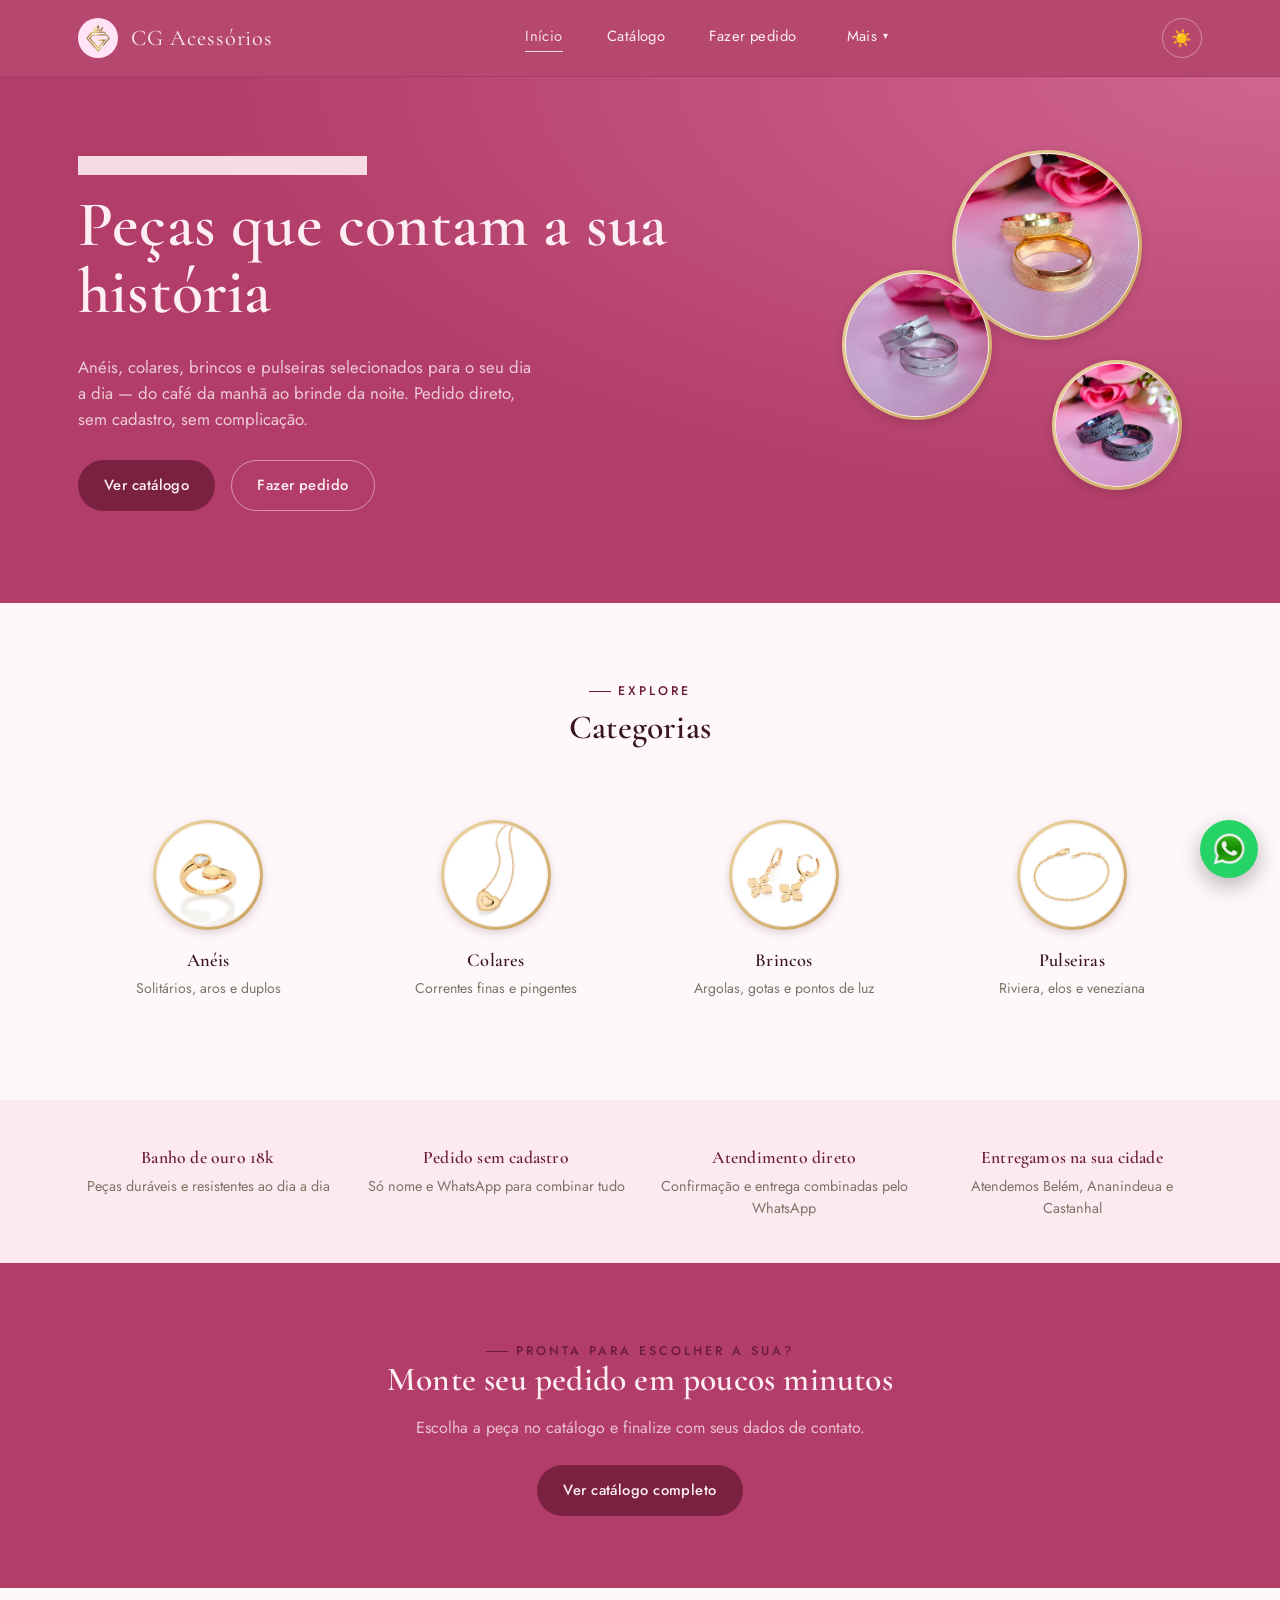
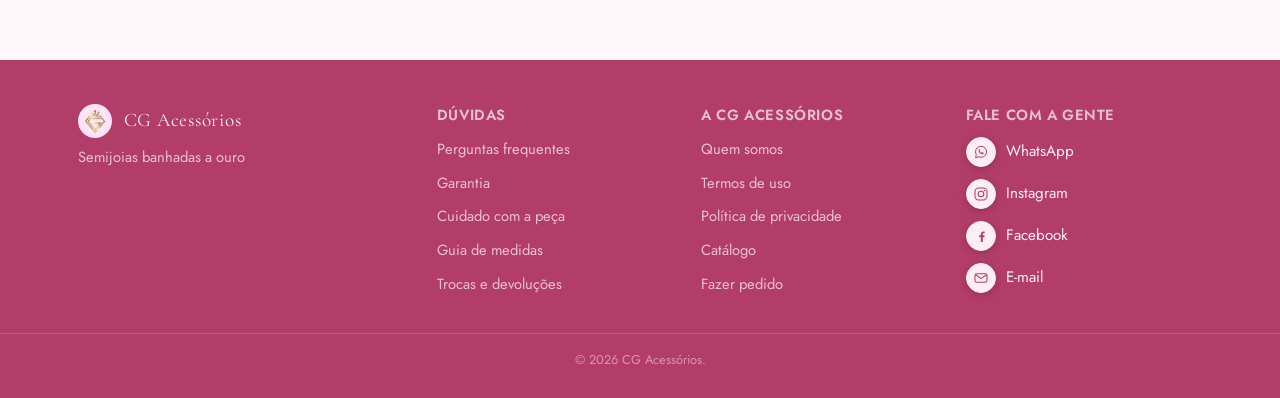
<file: index.html>
<!DOCTYPE html>
<html lang="pt-BR">
<head>
  <meta charset="UTF-8">
  <script>(function(){try{var t=localStorage.getItem("cg-tema");if(t==="dark"||(!t&&window.matchMedia("(prefers-color-scheme: dark)").matches)){document.documentElement.setAttribute("data-theme","dark");}}catch(e){}})();</script>
  <meta name="viewport" content="width=device-width, initial-scale=1.0">
  <title>Semijoias Banhadas a Ouro em Belém, Ananindeua e Castanhal | CG Acessórios</title>
  <meta name="description" content="Semijoias banhadas a ouro 18k com entrega em Belém do Pará, Ananindeua e Castanhal. Anéis, colares, brincos e pulseiras. Peça pelo WhatsApp, sem cadastro, sem complicação.">
  <meta name="keywords" content="semijoias Belém, semijoias Ananindeua, semijoias Castanhal, banho de ouro Belém do Pará, joias folheadas a ouro Pará, acessórios femininos Belém, aliança banhada a ouro Belém, brincos folheados Ananindeua, CG Acessórios">
  <meta name="robots" content="index, follow">
  <link rel="canonical" href="https://www.cgacessorios.com.br/">

  <meta property="og:type" content="website">
  <meta property="og:site_name" content="CG Acessórios">
  <meta property="og:locale" content="pt_BR">
  <meta property="og:title" content="Semijoias Banhadas a Ouro em Belém, Ananindeua e Castanhal | CG Acessórios">
  <meta property="og:description" content="Anéis, colares, brincos e pulseiras banhados a ouro 18k. Atendemos Belém, Ananindeua e Castanhal — peça pelo WhatsApp, sem cadastro.">
  <meta property="og:url" content="https://www.cgacessorios.com.br/">
  <meta property="og:image" content="https://www.cgacessorios.com.br/assets/img/marca/favicon-512.png">

  <meta name="twitter:card" content="summary_large_image">
  <meta name="twitter:title" content="Semijoias Banhadas a Ouro em Belém, Ananindeua e Castanhal | CG Acessórios">
  <meta name="twitter:description" content="Anéis, colares, brincos e pulseiras banhados a ouro 18k. Atendemos Belém, Ananindeua e Castanhal — peça pelo WhatsApp, sem cadastro.">
  <meta name="twitter:image" content="https://www.cgacessorios.com.br/assets/img/marca/favicon-512.png">

  <link rel="icon" type="image/png" sizes="32x32" href="assets/img/marca/favicon-32.png">
  <link rel="icon" type="image/png" sizes="512x512" href="assets/img/marca/favicon-512.png">
  <link rel="apple-touch-icon" href="assets/img/marca/apple-touch-icon.png">
  <link rel="stylesheet" href="css/tokens.css?v=20260715b">
  <link rel="stylesheet" href="css/base.css?v=20260715b">
  <link rel="stylesheet" href="css/home.css?v=20260715b">

  <script type="application/ld+json">
  {
    "@context": "https://schema.org",
    "@type": "JewelryStore",
    "name": "CG Acessórios",
    "description": "Semijoias banhadas a ouro 18k — anéis, colares, brincos e pulseiras, com pedido direto pelo WhatsApp.",
    "url": "https://www.cgacessorios.com.br/",
    "image": "https://www.cgacessorios.com.br/assets/img/marca/favicon-512.png",
    "priceRange": "$$",
    "areaServed": [
      { "@type": "City", "name": "Belém", "containedInPlace": { "@type": "State", "name": "Pará" } },
      { "@type": "City", "name": "Ananindeua", "containedInPlace": { "@type": "State", "name": "Pará" } },
      { "@type": "City", "name": "Castanhal", "containedInPlace": { "@type": "State", "name": "Pará" } }
    ],
    "address": {
      "@type": "PostalAddress",
      "addressRegion": "PA",
      "addressCountry": "BR"
    },
    "sameAs": [
      "https://www.instagram.com/lojacg.oficial",
      "https://www.facebook.com/lojacg.oficial"
    ]
  }
  </script>
</head>
<body>

  <nav class="nav">
    <div class="wrap">
      <a href="index.html" class="brand"><img src="assets/img/marca/logo.jpg" alt="CG Acessórios" class="brand-logo"> CG Acessórios</a>
      <ul class="nav-links" id="nav-links">
        <li><a href="index.html" class="active">Início</a></li>
        <li><a href="catalogo.html">Catálogo</a></li>
        <li><a href="pedido.html">Fazer pedido</a></li>
        <li class="nav-dropdown">
          <button type="button" class="nav-dropdown-toggle" aria-haspopup="true" aria-expanded="false">Mais <span class="nav-caret" aria-hidden="true">&#9662;</span></button>
          <ul class="nav-dropdown-menu">
            <li><a href="faq.html">Perguntas frequentes</a></li>
            <li><a href="garantia.html">Garantia</a></li>
            <li><a href="cuidados.html">Cuidado com a peça</a></li>
            <li><a href="guia-medidas.html">Guia de medidas</a></li>
            <li><a href="trocas-devolucoes.html">Trocas e devoluções</a></li>
            <li class="nav-dropdown-sep" role="separator"></li>
            <li><a href="quem-somos.html">Quem somos</a></li>
            <li><a href="termos.html">Termos de uso</a></li>
            <li><a href="privacidade.html">Política de privacidade</a></li>
            <li class="nav-dropdown-sep" role="separator"></li>
            <li><a href="gestao.html">Gestão</a></li>
          </ul>
        </li>
      </ul>
      <button class="theme-toggle" id="theme-toggle" type="button" aria-label="Alternar modo claro/escuro"><span class="icon-sol">☀️</span><span class="icon-lua">🌙</span></button>
      <button class="nav-toggle" id="nav-toggle" aria-label="Abrir menu">☰</button>
    </div>
  </nav>

  <header class="hero on-dark">
    <div class="wrap">
      <div class="hero-copy">
        <span class="eyebrow">Semijoias banhadas a ouro</span>
        <h1>Peças que contam a sua história</h1>
        <p class="lead">Anéis, colares, brincos e pulseiras selecionados para o seu dia a dia — do café da manhã ao brinde da noite. Pedido direto, sem cadastro, sem complicação.</p>
        <div class="hero-actions">
          <a href="catalogo.html" class="btn btn-primary">Ver catálogo</a>
          <a href="pedido.html" class="btn btn-ghost">Fazer pedido</a>
        </div>
      </div>
      <div class="hero-stack" aria-hidden="true">
        <div class="medallion m1"><div class="medallion-inner"><img src="assets/img/aneis/fotos/alianca-lisa-dourada-larga-2.jpg" alt=""></div></div>
        <div class="medallion m2"><div class="medallion-inner"><img src="assets/img/aneis/fotos/alianca-prata-torcida.jpg" alt=""></div></div>
        <div class="medallion m3"><div class="medallion-inner"><img src="assets/img/aneis/fotos/alianca-preta-batimento-cardiaco.jpg" alt=""></div></div>
      </div>
    </div>
  </header>

  <section class="categorias">
    <div class="wrap">
      <div class="categorias-head">
        <span class="eyebrow">Explore</span>
        <h2>Categorias</h2>
      </div>
      <div class="categoria-grid">
        <a class="categoria-card" href="catalogo.html?categoria=aneis">
          <div class="medallion"><div class="medallion-inner"><img src="assets/img/aneis/fotos/anel-aro-zirconia-gota.webp" alt="Anéis"></div></div>
          <h3>Anéis</h3>
          <p>Solitários, aros e duplos</p>
        </a>
        <a class="categoria-card" href="catalogo.html?categoria=colares">
          <div class="medallion"><div class="medallion-inner"><img src="assets/img/colares/fotos/colar-coracao-dourado.webp" alt="Colares"></div></div>
          <h3>Colares</h3>
          <p>Correntes finas e pingentes</p>
        </a>
        <a class="categoria-card" href="catalogo.html?categoria=brincos">
          <div class="medallion"><div class="medallion-inner"><img src="assets/img/brincos/fotos/brinco-flor-dourado.webp" alt="Brincos"></div></div>
          <h3>Brincos</h3>
          <p>Argolas, gotas e pontos de luz</p>
        </a>
        <a class="categoria-card" href="catalogo.html?categoria=pulseiras">
          <div class="medallion"><div class="medallion-inner"><img src="assets/img/pulseiras/fotos/pulseira-elos-dourada.webp" alt="Pulseiras"></div></div>
          <h3>Pulseiras</h3>
          <p>Riviera, elos e veneziana</p>
        </a>
      </div>
    </div>
  </section>

  <section class="faixa">
    <div class="wrap">
      <div class="faixa-item">
        <h3>Banho de ouro 18k</h3>
        <p>Peças duráveis e resistentes ao dia a dia</p>
      </div>
      <div class="faixa-item">
        <h3>Pedido sem cadastro</h3>
        <p>Só nome e WhatsApp para combinar tudo</p>
      </div>
      <div class="faixa-item">
        <h3>Atendimento direto</h3>
        <p>Confirmação e entrega combinadas pelo WhatsApp</p>
      </div>
      <div class="faixa-item">
        <h3>Entregamos na sua cidade</h3>
        <p>Atendemos Belém, Ananindeua e Castanhal</p>
      </div>
    </div>
  </section>

  <section class="cta-final">
    <div class="wrap">
      <span class="eyebrow">Pronta para escolher a sua?</span>
      <h2>Monte seu pedido em poucos minutos</h2>
      <p>Escolha a peça no catálogo e finalize com seus dados de contato.</p>
      <div class="hero-actions" style="justify-content:center; margin-top: 1.5rem;">
        <a href="catalogo.html" class="btn btn-primary">Ver catálogo completo</a>
      </div>
    </div>
  </section>

  <footer class="site-footer">
    <div class="wrap">
      <div class="foot-col">
        <p class="brand" style="color:var(--bone); font-size:1.2rem;"><img src="assets/img/marca/logo.jpg" alt="CG Acessórios" class="brand-logo"> CG Acessórios</p>
        <p>Semijoias banhadas a ouro</p>
      </div>
      <div class="foot-col">
        <p class="foot-col-titulo">Dúvidas</p>
        <ul>
          <li><a href="faq.html">Perguntas frequentes</a></li>
          <li><a href="garantia.html">Garantia</a></li>
          <li><a href="cuidados.html">Cuidado com a peça</a></li>
          <li><a href="guia-medidas.html">Guia de medidas</a></li>
          <li><a href="trocas-devolucoes.html">Trocas e devoluções</a></li>
        </ul>
      </div>
      <div class="foot-col">
        <p class="foot-col-titulo">A CG Acessórios</p>
        <ul>
          <li><a href="quem-somos.html">Quem somos</a></li>
          <li><a href="termos.html">Termos de uso</a></li>
          <li><a href="privacidade.html">Política de privacidade</a></li>
          <li><a href="catalogo.html">Catálogo</a></li>
          <li><a href="pedido.html">Fazer pedido</a></li>
        </ul>
      </div>
      <div class="foot-col">
        <p class="foot-col-titulo">Fale com a gente</p>
        <ul class="foot-contato" id="foot-contato"></ul>
      </div>
    </div>
    <div class="foot-bottom">&copy; 2026 CG Acessórios.</div>
  </footer>

  <script src="js/config.js?v=20260715b"></script>
  <script src="js/tema.js?v=20260715b"></script>
  <script src="js/nav-dropdown.js?v=20260715b"></script>
  <script src="js/social.js?v=20260715b"></script>
</body>
</html>
</file>
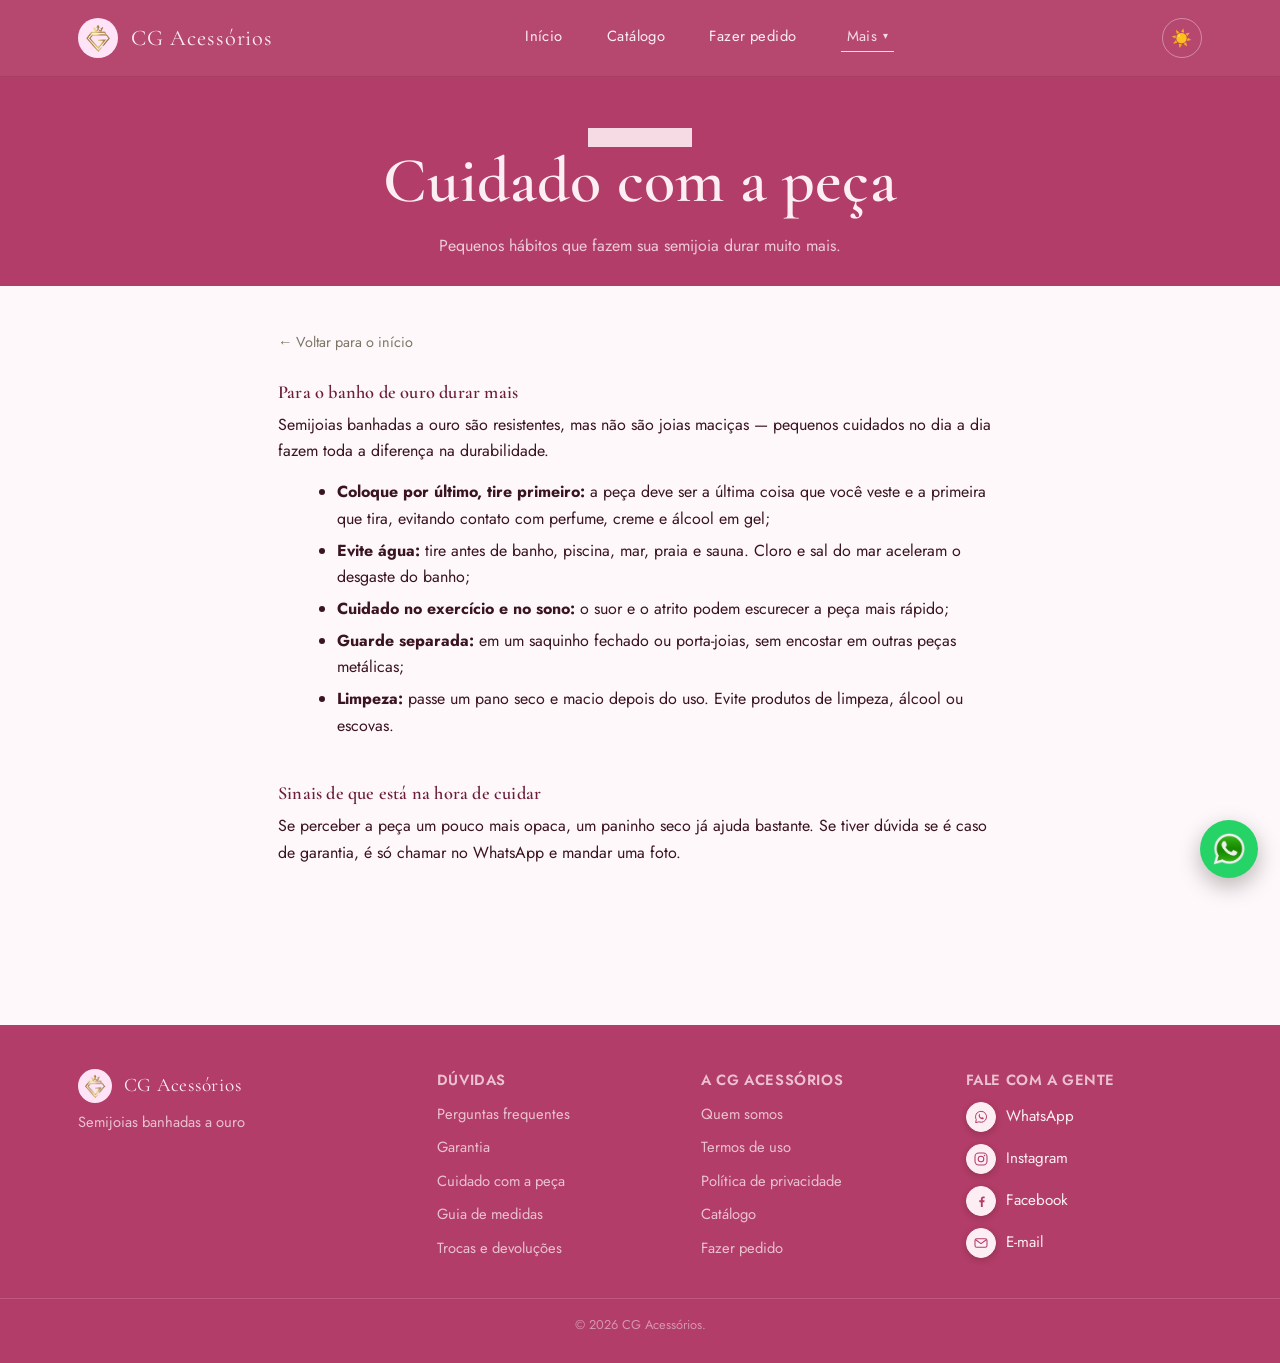
<file: cuidados.html>
<!DOCTYPE html>
<html lang="pt-BR">
<head>
  <meta charset="UTF-8">
  <script>(function(){try{var t=localStorage.getItem("cg-tema");if(t==="dark"||(!t&&window.matchMedia("(prefers-color-scheme: dark)").matches)){document.documentElement.setAttribute("data-theme","dark");}}catch(e){}})();</script>
  <meta name="viewport" content="width=device-width, initial-scale=1.0">
  <title>Cuidados com a Peça | CG Acessórios</title>
  <meta name="description" content="Dicas para fazer o banho de ouro das suas semijoias durar mais tempo. Guia completo de cuidados da CG Acessórios.">
  <meta name="robots" content="index, follow">
  <link rel="canonical" href="https://www.cgacessorios.com.br/cuidados.html">
  <link rel="icon" type="image/png" sizes="32x32" href="assets/img/marca/favicon-32.png">
  <link rel="icon" type="image/png" sizes="512x512" href="assets/img/marca/favicon-512.png">
  <link rel="apple-touch-icon" href="assets/img/marca/apple-touch-icon.png">
  <link rel="stylesheet" href="css/tokens.css?v=20260715b">
  <link rel="stylesheet" href="css/base.css?v=20260715b">
  <link rel="stylesheet" href="css/institucional.css?v=20260715b">
</head>
<body>

  <nav class="nav">
    <div class="wrap">
      <a href="index.html" class="brand"><img src="assets/img/marca/logo.jpg" alt="CG Acessórios" class="brand-logo"> CG Acessórios</a>
      <ul class="nav-links" id="nav-links">
        <li><a href="index.html">Início</a></li>
        <li><a href="catalogo.html">Catálogo</a></li>
        <li><a href="pedido.html">Fazer pedido</a></li>
        <li class="nav-dropdown">
          <button type="button" class="nav-dropdown-toggle active" aria-haspopup="true" aria-expanded="false">Mais <span class="nav-caret" aria-hidden="true">&#9662;</span></button>
          <ul class="nav-dropdown-menu">
            <li><a href="faq.html">Perguntas frequentes</a></li>
            <li><a href="garantia.html">Garantia</a></li>
            <li><a href="cuidados.html" class="active">Cuidado com a peça</a></li>
            <li><a href="guia-medidas.html">Guia de medidas</a></li>
            <li><a href="trocas-devolucoes.html">Trocas e devoluções</a></li>
            <li class="nav-dropdown-sep" role="separator"></li>
            <li><a href="quem-somos.html">Quem somos</a></li>
            <li><a href="termos.html">Termos de uso</a></li>
            <li><a href="privacidade.html">Política de privacidade</a></li>
            <li class="nav-dropdown-sep" role="separator"></li>
            <li><a href="gestao.html">Gestão</a></li>
          </ul>
        </li>
      </ul>
      <button class="theme-toggle" id="theme-toggle" type="button" aria-label="Alternar modo claro/escuro"><span class="icon-sol">☀️</span><span class="icon-lua">🌙</span></button>
      <button class="nav-toggle" id="nav-toggle" aria-label="Abrir menu">☰</button>
    </div>
  </nav>

  <header class="institucional-header">
    <div class="wrap">
      <span class="eyebrow on-dark">Dúvidas</span>
      <h1>Cuidado com a peça</h1>
      <p>Pequenos hábitos que fazem sua semijoia durar muito mais.</p>
    </div>
  </header>

  <div class="institucional-wrap">
    <a class="institucional-voltar" href="index.html">← Voltar para o início</a>
    <div class="institucional-corpo">
      <h2>Para o banho de ouro durar mais</h2>
      <p>Semijoias banhadas a ouro são resistentes, mas não são joias maciças — pequenos cuidados no dia a dia fazem toda a diferença na durabilidade.</p>
      <ul>
        <li><strong>Coloque por último, tire primeiro:</strong> a peça deve ser a última coisa que você veste e a primeira que tira, evitando contato com perfume, creme e álcool em gel;</li>
        <li><strong>Evite água:</strong> tire antes de banho, piscina, mar, praia e sauna. Cloro e sal do mar aceleram o desgaste do banho;</li>
        <li><strong>Cuidado no exercício e no sono:</strong> o suor e o atrito podem escurecer a peça mais rápido;</li>
        <li><strong>Guarde separada:</strong> em um saquinho fechado ou porta-joias, sem encostar em outras peças metálicas;</li>
        <li><strong>Limpeza:</strong> passe um pano seco e macio depois do uso. Evite produtos de limpeza, álcool ou escovas.</li>
      </ul>
      <h2>Sinais de que está na hora de cuidar</h2>
      <p>Se perceber a peça um pouco mais opaca, um paninho seco já ajuda bastante. Se tiver dúvida se é caso de garantia, é só chamar no WhatsApp e mandar uma foto.</p>

    </div>
  </div>

  <footer class="site-footer">
    <div class="wrap">
      <div class="foot-col">
        <p class="brand" style="color:var(--bone); font-size:1.2rem;"><img src="assets/img/marca/logo.jpg" alt="CG Acessórios" class="brand-logo"> CG Acessórios</p>
        <p>Semijoias banhadas a ouro</p>
      </div>
      <div class="foot-col">
        <p class="foot-col-titulo">Dúvidas</p>
        <ul>
          <li><a href="faq.html">Perguntas frequentes</a></li>
          <li><a href="garantia.html">Garantia</a></li>
          <li><a href="cuidados.html">Cuidado com a peça</a></li>
          <li><a href="guia-medidas.html">Guia de medidas</a></li>
          <li><a href="trocas-devolucoes.html">Trocas e devoluções</a></li>
        </ul>
      </div>
      <div class="foot-col">
        <p class="foot-col-titulo">A CG Acessórios</p>
        <ul>
          <li><a href="quem-somos.html">Quem somos</a></li>
          <li><a href="termos.html">Termos de uso</a></li>
          <li><a href="privacidade.html">Política de privacidade</a></li>
          <li><a href="catalogo.html">Catálogo</a></li>
          <li><a href="pedido.html">Fazer pedido</a></li>
        </ul>
      </div>
      <div class="foot-col">
        <p class="foot-col-titulo">Fale com a gente</p>
        <ul class="foot-contato" id="foot-contato"></ul>
      </div>
    </div>
    <div class="foot-bottom">&copy; 2026 CG Acessórios.</div>
  </footer>

  <script src="js/config.js?v=20260715b"></script>
  <script src="js/tema.js?v=20260715b"></script>
  <script src="js/nav-dropdown.js?v=20260715b"></script>
  <script src="js/social.js?v=20260715b"></script>
</body>
</html>
</file>
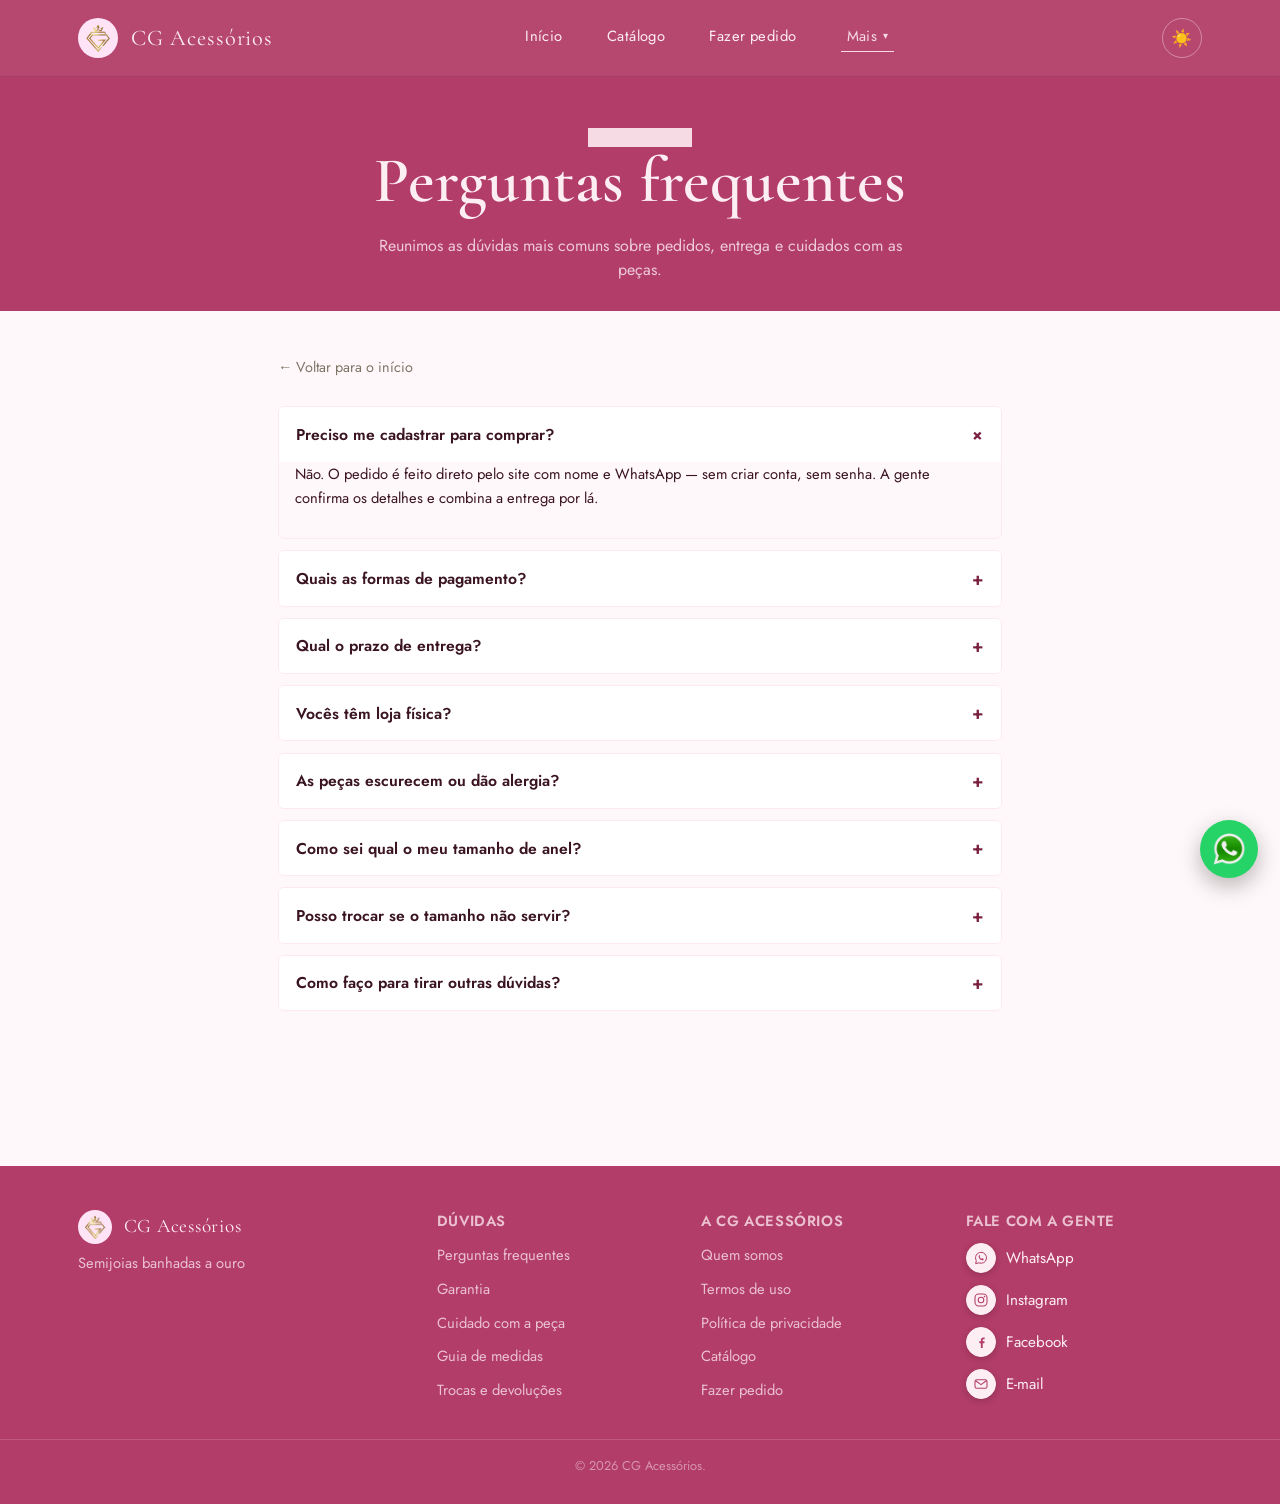
<file: faq.html>
<!DOCTYPE html>
<html lang="pt-BR">
<head>
  <meta charset="UTF-8">
  <script>(function(){try{var t=localStorage.getItem("cg-tema");if(t==="dark"||(!t&&window.matchMedia("(prefers-color-scheme: dark)").matches)){document.documentElement.setAttribute("data-theme","dark");}}catch(e){}})();</script>
  <meta name="viewport" content="width=device-width, initial-scale=1.0">
  <title>Perguntas Frequentes | CG Acessórios</title>
  <meta name="description" content="Tire suas dúvidas sobre pedidos, entrega, pagamento e garantia das semijoias banhadas a ouro da CG Acessórios.">
  <meta name="robots" content="index, follow">
  <link rel="canonical" href="https://www.cgacessorios.com.br/faq.html">
  <link rel="icon" type="image/png" sizes="32x32" href="assets/img/marca/favicon-32.png">
  <link rel="icon" type="image/png" sizes="512x512" href="assets/img/marca/favicon-512.png">
  <link rel="apple-touch-icon" href="assets/img/marca/apple-touch-icon.png">
  <link rel="stylesheet" href="css/tokens.css?v=20260715b">
  <link rel="stylesheet" href="css/base.css?v=20260715b">
  <link rel="stylesheet" href="css/institucional.css?v=20260715b">
</head>
<body>

  <nav class="nav">
    <div class="wrap">
      <a href="index.html" class="brand"><img src="assets/img/marca/logo.jpg" alt="CG Acessórios" class="brand-logo"> CG Acessórios</a>
      <ul class="nav-links" id="nav-links">
        <li><a href="index.html">Início</a></li>
        <li><a href="catalogo.html">Catálogo</a></li>
        <li><a href="pedido.html">Fazer pedido</a></li>
        <li class="nav-dropdown">
          <button type="button" class="nav-dropdown-toggle active" aria-haspopup="true" aria-expanded="false">Mais <span class="nav-caret" aria-hidden="true">&#9662;</span></button>
          <ul class="nav-dropdown-menu">
            <li><a href="faq.html" class="active">Perguntas frequentes</a></li>
            <li><a href="garantia.html">Garantia</a></li>
            <li><a href="cuidados.html">Cuidado com a peça</a></li>
            <li><a href="guia-medidas.html">Guia de medidas</a></li>
            <li><a href="trocas-devolucoes.html">Trocas e devoluções</a></li>
            <li class="nav-dropdown-sep" role="separator"></li>
            <li><a href="quem-somos.html">Quem somos</a></li>
            <li><a href="termos.html">Termos de uso</a></li>
            <li><a href="privacidade.html">Política de privacidade</a></li>
            <li class="nav-dropdown-sep" role="separator"></li>
            <li><a href="gestao.html">Gestão</a></li>
          </ul>
        </li>
      </ul>
      <button class="theme-toggle" id="theme-toggle" type="button" aria-label="Alternar modo claro/escuro"><span class="icon-sol">☀️</span><span class="icon-lua">🌙</span></button>
      <button class="nav-toggle" id="nav-toggle" aria-label="Abrir menu">☰</button>
    </div>
  </nav>

  <header class="institucional-header">
    <div class="wrap">
      <span class="eyebrow on-dark">Dúvidas</span>
      <h1>Perguntas frequentes</h1>
      <p>Reunimos as dúvidas mais comuns sobre pedidos, entrega e cuidados com as peças.</p>
    </div>
  </header>

  <div class="institucional-wrap">
    <a class="institucional-voltar" href="index.html">← Voltar para o início</a>
    <div class="institucional-corpo">
      <div class="faq-item aberto">
        <button class="faq-pergunta" type="button">Preciso me cadastrar para comprar?<span class="sinal">+</span></button>
        <div class="faq-resposta"><p>Não. O pedido é feito direto pelo site com nome e WhatsApp — sem criar conta, sem senha. A gente confirma os detalhes e combina a entrega por lá.</p></div>
      </div>
      <div class="faq-item">
        <button class="faq-pergunta" type="button">Quais as formas de pagamento?<span class="sinal">+</span></button>
        <div class="faq-resposta"><p>Pix, cartão e dinheiro, combinados diretamente pelo WhatsApp no momento da confirmação do pedido.</p></div>
      </div>
      <div class="faq-item">
        <button class="faq-pergunta" type="button">Qual o prazo de entrega?<span class="sinal">+</span></button>
        <div class="faq-resposta"><p>Varia conforme a cidade e a forma de envio combinada no WhatsApp. Assim que o pedido é confirmado, te passamos um prazo estimado.</p></div>
      </div>
      <div class="faq-item">
        <button class="faq-pergunta" type="button">Vocês têm loja física?<span class="sinal">+</span></button>
        <div class="faq-resposta"><p>Nosso atendimento é 100% online, feito pelo site e pelo WhatsApp. Assim conseguimos manter os preços mais em conta.</p></div>
      </div>
      <div class="faq-item">
        <button class="faq-pergunta" type="button">As peças escurecem ou dão alergia?<span class="sinal">+</span></button>
        <div class="faq-resposta"><p>Todas as peças são banhadas a ouro 18k, o que ajuda bastante na durabilidade, mas nenhum banho é eterno. Evitando contato com água, perfume e suor em excesso, a peça dura muito mais — veja nossa página de <a href="cuidados.html">cuidados com a peça</a>.</p></div>
      </div>
      <div class="faq-item">
        <button class="faq-pergunta" type="button">Como sei qual o meu tamanho de anel?<span class="sinal">+</span></button>
        <div class="faq-resposta"><p>Preparamos um <a href="guia-medidas.html">guia de medidas</a> simples pra você descobrir seu aro certinho antes de pedir.</p></div>
      </div>
      <div class="faq-item">
        <button class="faq-pergunta" type="button">Posso trocar se o tamanho não servir?<span class="sinal">+</span></button>
        <div class="faq-resposta"><p>Sim! Veja as condições na nossa página de <a href="trocas-devolucoes.html">trocas e devoluções</a>.</p></div>
      </div>
      <div class="faq-item">
        <button class="faq-pergunta" type="button">Como faço para tirar outras dúvidas?<span class="sinal">+</span></button>
        <div class="faq-resposta"><p>É só chamar a gente no WhatsApp pelo botão verde flutuante em qualquer página do site — respondemos rapidinho.</p></div>
      </div>
    </div>
  </div>

  <footer class="site-footer">
    <div class="wrap">
      <div class="foot-col">
        <p class="brand" style="color:var(--bone); font-size:1.2rem;"><img src="assets/img/marca/logo.jpg" alt="CG Acessórios" class="brand-logo"> CG Acessórios</p>
        <p>Semijoias banhadas a ouro</p>
      </div>
      <div class="foot-col">
        <p class="foot-col-titulo">Dúvidas</p>
        <ul>
          <li><a href="faq.html">Perguntas frequentes</a></li>
          <li><a href="garantia.html">Garantia</a></li>
          <li><a href="cuidados.html">Cuidado com a peça</a></li>
          <li><a href="guia-medidas.html">Guia de medidas</a></li>
          <li><a href="trocas-devolucoes.html">Trocas e devoluções</a></li>
        </ul>
      </div>
      <div class="foot-col">
        <p class="foot-col-titulo">A CG Acessórios</p>
        <ul>
          <li><a href="quem-somos.html">Quem somos</a></li>
          <li><a href="termos.html">Termos de uso</a></li>
          <li><a href="privacidade.html">Política de privacidade</a></li>
          <li><a href="catalogo.html">Catálogo</a></li>
          <li><a href="pedido.html">Fazer pedido</a></li>
        </ul>
      </div>
      <div class="foot-col">
        <p class="foot-col-titulo">Fale com a gente</p>
        <ul class="foot-contato" id="foot-contato"></ul>
      </div>
    </div>
    <div class="foot-bottom">&copy; 2026 CG Acessórios.</div>
  </footer>

  <script src="js/config.js?v=20260715b"></script>
  <script src="js/tema.js?v=20260715b"></script>
  <script src="js/nav-dropdown.js?v=20260715b"></script>
  <script src="js/social.js?v=20260715b"></script>
  <script>
    document.querySelectorAll(".faq-pergunta").forEach((botao) => {
      botao.addEventListener("click", () => {
        botao.closest(".faq-item").classList.toggle("aberto");
      });
    });
  </script>
</body>
</html>
</file>
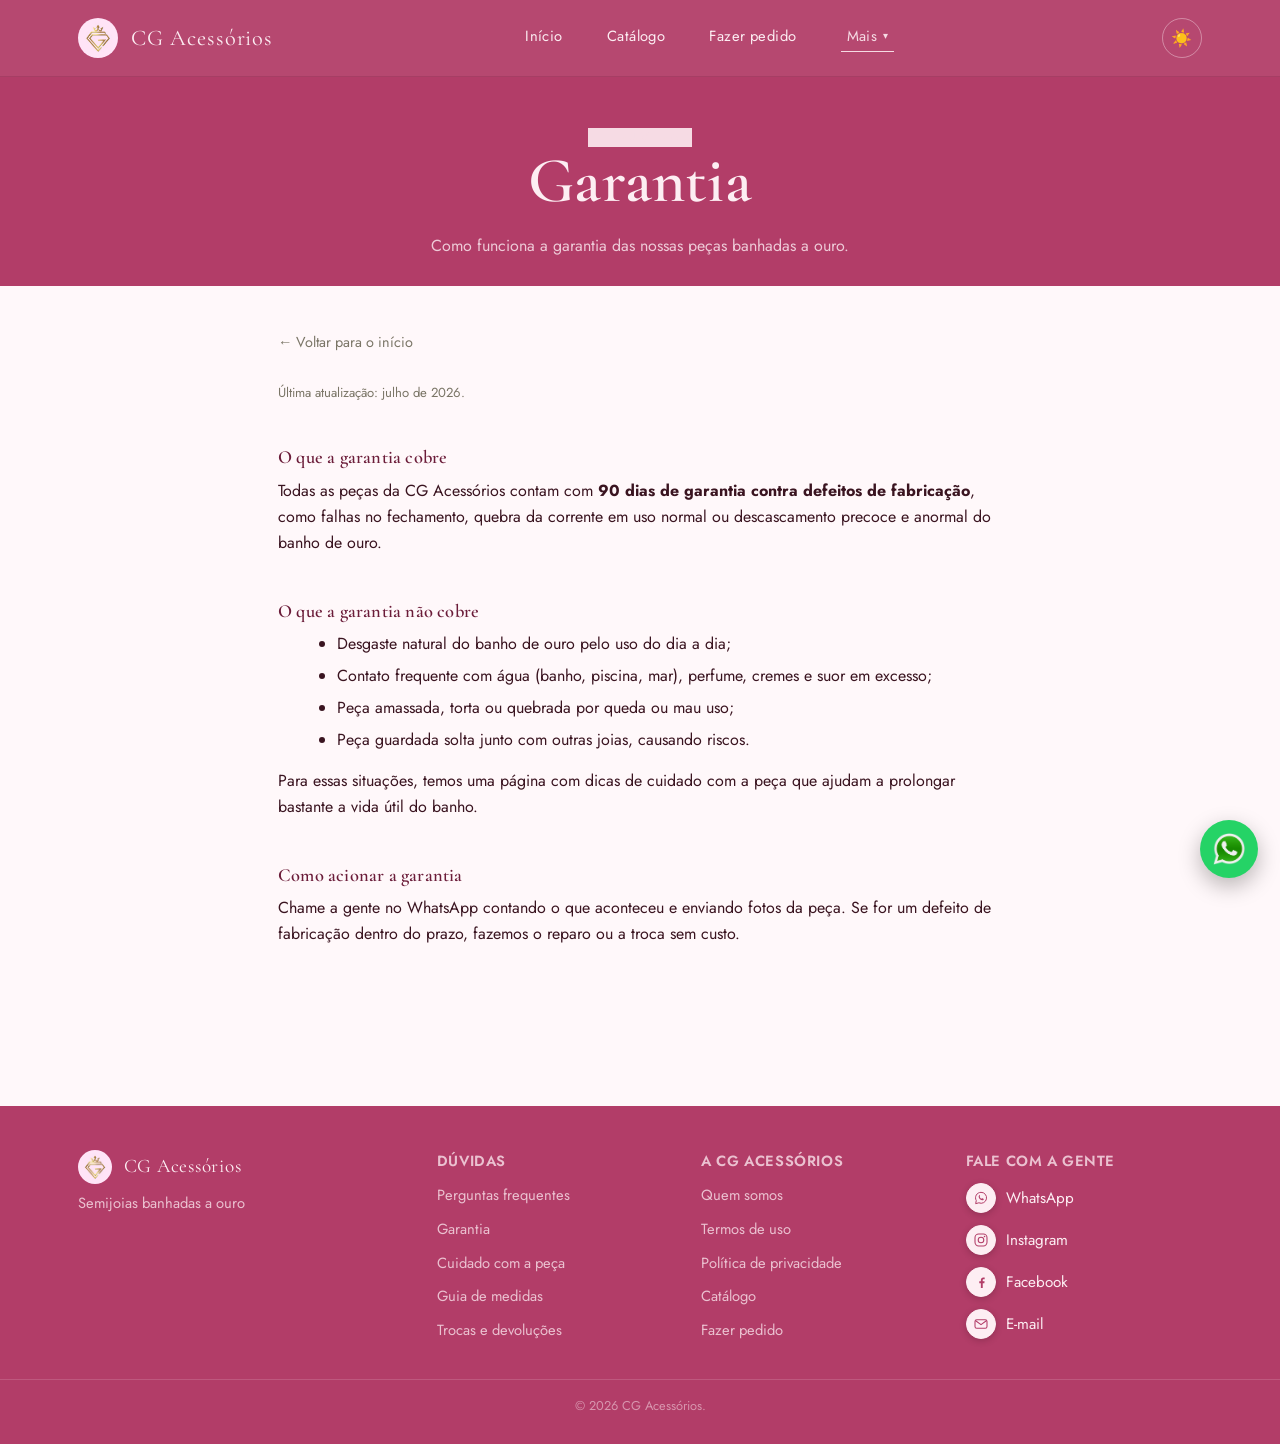
<file: garantia.html>
<!DOCTYPE html>
<html lang="pt-BR">
<head>
  <meta charset="UTF-8">
  <script>(function(){try{var t=localStorage.getItem("cg-tema");if(t==="dark"||(!t&&window.matchMedia("(prefers-color-scheme: dark)").matches)){document.documentElement.setAttribute("data-theme","dark");}}catch(e){}})();</script>
  <meta name="viewport" content="width=device-width, initial-scale=1.0">
  <title>Garantia das Peças | CG Acessórios</title>
  <meta name="description" content="Conheça a garantia das semijoias banhadas a ouro 18k da CG Acessórios, com atendimento para Belém, Ananindeua e Castanhal.">
  <meta name="robots" content="index, follow">
  <link rel="canonical" href="https://www.cgacessorios.com.br/garantia.html">
  <link rel="icon" type="image/png" sizes="32x32" href="assets/img/marca/favicon-32.png">
  <link rel="icon" type="image/png" sizes="512x512" href="assets/img/marca/favicon-512.png">
  <link rel="apple-touch-icon" href="assets/img/marca/apple-touch-icon.png">
  <link rel="stylesheet" href="css/tokens.css?v=20260715b">
  <link rel="stylesheet" href="css/base.css?v=20260715b">
  <link rel="stylesheet" href="css/institucional.css?v=20260715b">
</head>
<body>

  <nav class="nav">
    <div class="wrap">
      <a href="index.html" class="brand"><img src="assets/img/marca/logo.jpg" alt="CG Acessórios" class="brand-logo"> CG Acessórios</a>
      <ul class="nav-links" id="nav-links">
        <li><a href="index.html">Início</a></li>
        <li><a href="catalogo.html">Catálogo</a></li>
        <li><a href="pedido.html">Fazer pedido</a></li>
        <li class="nav-dropdown">
          <button type="button" class="nav-dropdown-toggle active" aria-haspopup="true" aria-expanded="false">Mais <span class="nav-caret" aria-hidden="true">&#9662;</span></button>
          <ul class="nav-dropdown-menu">
            <li><a href="faq.html">Perguntas frequentes</a></li>
            <li><a href="garantia.html" class="active">Garantia</a></li>
            <li><a href="cuidados.html">Cuidado com a peça</a></li>
            <li><a href="guia-medidas.html">Guia de medidas</a></li>
            <li><a href="trocas-devolucoes.html">Trocas e devoluções</a></li>
            <li class="nav-dropdown-sep" role="separator"></li>
            <li><a href="quem-somos.html">Quem somos</a></li>
            <li><a href="termos.html">Termos de uso</a></li>
            <li><a href="privacidade.html">Política de privacidade</a></li>
            <li class="nav-dropdown-sep" role="separator"></li>
            <li><a href="gestao.html">Gestão</a></li>
          </ul>
        </li>
      </ul>
      <button class="theme-toggle" id="theme-toggle" type="button" aria-label="Alternar modo claro/escuro"><span class="icon-sol">☀️</span><span class="icon-lua">🌙</span></button>
      <button class="nav-toggle" id="nav-toggle" aria-label="Abrir menu">☰</button>
    </div>
  </nav>

  <header class="institucional-header">
    <div class="wrap">
      <span class="eyebrow on-dark">Dúvidas</span>
      <h1>Garantia</h1>
      <p>Como funciona a garantia das nossas peças banhadas a ouro.</p>
    </div>
  </header>

  <div class="institucional-wrap">
    <a class="institucional-voltar" href="index.html">← Voltar para o início</a>
    <div class="institucional-corpo">
      <p class="atualizado">Última atualização: julho de 2026.</p>
      <h2>O que a garantia cobre</h2>
      <p>Todas as peças da CG Acessórios contam com <strong>90 dias de garantia contra defeitos de fabricação</strong>, como falhas no fechamento, quebra da corrente em uso normal ou descascamento precoce e anormal do banho de ouro.</p>
      <h2>O que a garantia não cobre</h2>
      <ul>
        <li>Desgaste natural do banho de ouro pelo uso do dia a dia;</li>
        <li>Contato frequente com água (banho, piscina, mar), perfume, cremes e suor em excesso;</li>
        <li>Peça amassada, torta ou quebrada por queda ou mau uso;</li>
        <li>Peça guardada solta junto com outras joias, causando riscos.</li>
      </ul>
      <p>Para essas situações, temos uma página com <a href="cuidados.html">dicas de cuidado com a peça</a> que ajudam a prolongar bastante a vida útil do banho.</p>
      <h2>Como acionar a garantia</h2>
      <p>Chame a gente no WhatsApp contando o que aconteceu e enviando fotos da peça. Se for um defeito de fabricação dentro do prazo, fazemos o reparo ou a troca sem custo.</p>

    </div>
  </div>

  <footer class="site-footer">
    <div class="wrap">
      <div class="foot-col">
        <p class="brand" style="color:var(--bone); font-size:1.2rem;"><img src="assets/img/marca/logo.jpg" alt="CG Acessórios" class="brand-logo"> CG Acessórios</p>
        <p>Semijoias banhadas a ouro</p>
      </div>
      <div class="foot-col">
        <p class="foot-col-titulo">Dúvidas</p>
        <ul>
          <li><a href="faq.html">Perguntas frequentes</a></li>
          <li><a href="garantia.html">Garantia</a></li>
          <li><a href="cuidados.html">Cuidado com a peça</a></li>
          <li><a href="guia-medidas.html">Guia de medidas</a></li>
          <li><a href="trocas-devolucoes.html">Trocas e devoluções</a></li>
        </ul>
      </div>
      <div class="foot-col">
        <p class="foot-col-titulo">A CG Acessórios</p>
        <ul>
          <li><a href="quem-somos.html">Quem somos</a></li>
          <li><a href="termos.html">Termos de uso</a></li>
          <li><a href="privacidade.html">Política de privacidade</a></li>
          <li><a href="catalogo.html">Catálogo</a></li>
          <li><a href="pedido.html">Fazer pedido</a></li>
        </ul>
      </div>
      <div class="foot-col">
        <p class="foot-col-titulo">Fale com a gente</p>
        <ul class="foot-contato" id="foot-contato"></ul>
      </div>
    </div>
    <div class="foot-bottom">&copy; 2026 CG Acessórios.</div>
  </footer>

  <script src="js/config.js?v=20260715b"></script>
  <script src="js/tema.js?v=20260715b"></script>
  <script src="js/nav-dropdown.js?v=20260715b"></script>
  <script src="js/social.js?v=20260715b"></script>
</body>
</html>
</file>
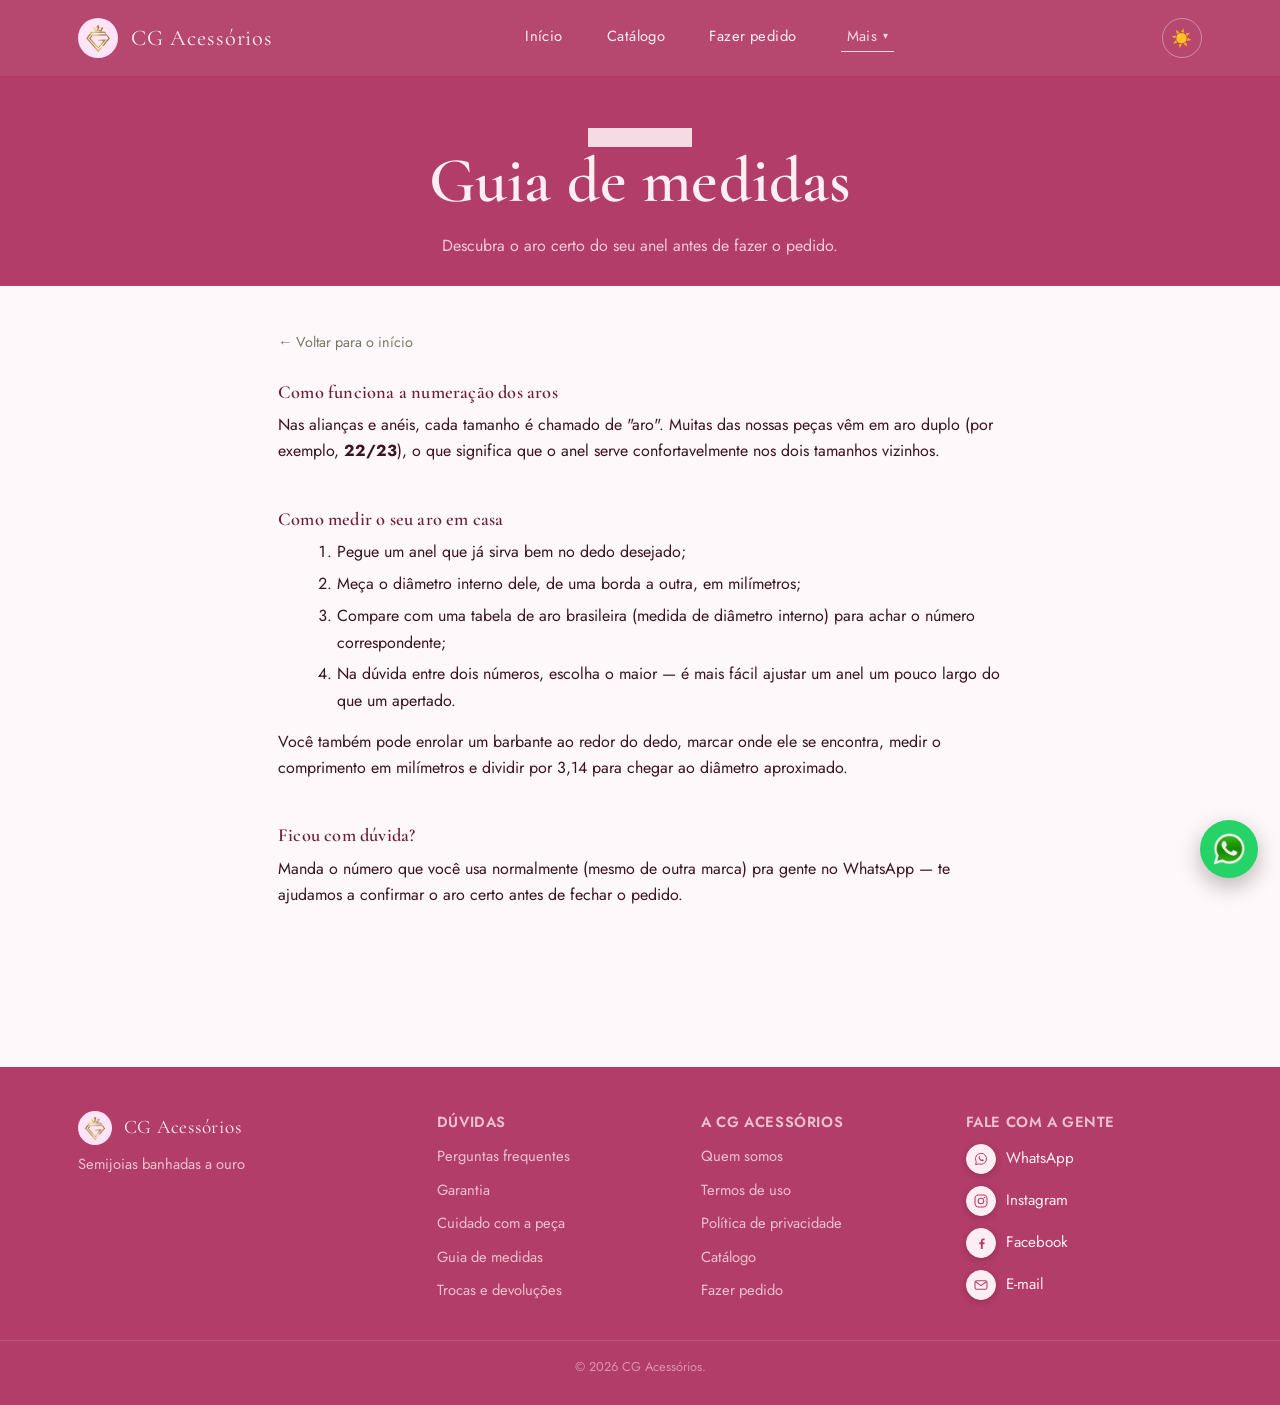
<file: guia-medidas.html>
<!DOCTYPE html>
<html lang="pt-BR">
<head>
  <meta charset="UTF-8">
  <script>(function(){try{var t=localStorage.getItem("cg-tema");if(t==="dark"||(!t&&window.matchMedia("(prefers-color-scheme: dark)").matches)){document.documentElement.setAttribute("data-theme","dark");}}catch(e){}})();</script>
  <meta name="viewport" content="width=device-width, initial-scale=1.0">
  <title>Guia de Medidas | CG Acessórios</title>
  <meta name="description" content="Descubra o tamanho ideal de anéis, colares e pulseiras antes de fazer seu pedido na CG Acessórios.">
  <meta name="robots" content="index, follow">
  <link rel="canonical" href="https://www.cgacessorios.com.br/guia-medidas.html">
  <link rel="icon" type="image/png" sizes="32x32" href="assets/img/marca/favicon-32.png">
  <link rel="icon" type="image/png" sizes="512x512" href="assets/img/marca/favicon-512.png">
  <link rel="apple-touch-icon" href="assets/img/marca/apple-touch-icon.png">
  <link rel="stylesheet" href="css/tokens.css?v=20260715b">
  <link rel="stylesheet" href="css/base.css?v=20260715b">
  <link rel="stylesheet" href="css/institucional.css?v=20260715b">
</head>
<body>

  <nav class="nav">
    <div class="wrap">
      <a href="index.html" class="brand"><img src="assets/img/marca/logo.jpg" alt="CG Acessórios" class="brand-logo"> CG Acessórios</a>
      <ul class="nav-links" id="nav-links">
        <li><a href="index.html">Início</a></li>
        <li><a href="catalogo.html">Catálogo</a></li>
        <li><a href="pedido.html">Fazer pedido</a></li>
        <li class="nav-dropdown">
          <button type="button" class="nav-dropdown-toggle active" aria-haspopup="true" aria-expanded="false">Mais <span class="nav-caret" aria-hidden="true">&#9662;</span></button>
          <ul class="nav-dropdown-menu">
            <li><a href="faq.html">Perguntas frequentes</a></li>
            <li><a href="garantia.html">Garantia</a></li>
            <li><a href="cuidados.html">Cuidado com a peça</a></li>
            <li><a href="guia-medidas.html" class="active">Guia de medidas</a></li>
            <li><a href="trocas-devolucoes.html">Trocas e devoluções</a></li>
            <li class="nav-dropdown-sep" role="separator"></li>
            <li><a href="quem-somos.html">Quem somos</a></li>
            <li><a href="termos.html">Termos de uso</a></li>
            <li><a href="privacidade.html">Política de privacidade</a></li>
            <li class="nav-dropdown-sep" role="separator"></li>
            <li><a href="gestao.html">Gestão</a></li>
          </ul>
        </li>
      </ul>
      <button class="theme-toggle" id="theme-toggle" type="button" aria-label="Alternar modo claro/escuro"><span class="icon-sol">☀️</span><span class="icon-lua">🌙</span></button>
      <button class="nav-toggle" id="nav-toggle" aria-label="Abrir menu">☰</button>
    </div>
  </nav>

  <header class="institucional-header">
    <div class="wrap">
      <span class="eyebrow on-dark">Dúvidas</span>
      <h1>Guia de medidas</h1>
      <p>Descubra o aro certo do seu anel antes de fazer o pedido.</p>
    </div>
  </header>

  <div class="institucional-wrap">
    <a class="institucional-voltar" href="index.html">← Voltar para o início</a>
    <div class="institucional-corpo">
      <h2>Como funciona a numeração dos aros</h2>
      <p>Nas alianças e anéis, cada tamanho é chamado de "aro". Muitas das nossas peças vêm em aro duplo (por exemplo, <strong>22/23</strong>), o que significa que o anel serve confortavelmente nos dois tamanhos vizinhos.</p>
      <h2>Como medir o seu aro em casa</h2>
      <ol>
        <li>Pegue um anel que já sirva bem no dedo desejado;</li>
        <li>Meça o diâmetro interno dele, de uma borda a outra, em milímetros;</li>
        <li>Compare com uma tabela de aro brasileira (medida de diâmetro interno) para achar o número correspondente;</li>
        <li>Na dúvida entre dois números, escolha o maior — é mais fácil ajustar um anel um pouco largo do que um apertado.</li>
      </ol>
      <p>Você também pode enrolar um barbante ao redor do dedo, marcar onde ele se encontra, medir o comprimento em milímetros e dividir por 3,14 para chegar ao diâmetro aproximado.</p>
      <h2>Ficou com dúvida?</h2>
      <p>Manda o número que você usa normalmente (mesmo de outra marca) pra gente no WhatsApp — te ajudamos a confirmar o aro certo antes de fechar o pedido.</p>

    </div>
  </div>

  <footer class="site-footer">
    <div class="wrap">
      <div class="foot-col">
        <p class="brand" style="color:var(--bone); font-size:1.2rem;"><img src="assets/img/marca/logo.jpg" alt="CG Acessórios" class="brand-logo"> CG Acessórios</p>
        <p>Semijoias banhadas a ouro</p>
      </div>
      <div class="foot-col">
        <p class="foot-col-titulo">Dúvidas</p>
        <ul>
          <li><a href="faq.html">Perguntas frequentes</a></li>
          <li><a href="garantia.html">Garantia</a></li>
          <li><a href="cuidados.html">Cuidado com a peça</a></li>
          <li><a href="guia-medidas.html">Guia de medidas</a></li>
          <li><a href="trocas-devolucoes.html">Trocas e devoluções</a></li>
        </ul>
      </div>
      <div class="foot-col">
        <p class="foot-col-titulo">A CG Acessórios</p>
        <ul>
          <li><a href="quem-somos.html">Quem somos</a></li>
          <li><a href="termos.html">Termos de uso</a></li>
          <li><a href="privacidade.html">Política de privacidade</a></li>
          <li><a href="catalogo.html">Catálogo</a></li>
          <li><a href="pedido.html">Fazer pedido</a></li>
        </ul>
      </div>
      <div class="foot-col">
        <p class="foot-col-titulo">Fale com a gente</p>
        <ul class="foot-contato" id="foot-contato"></ul>
      </div>
    </div>
    <div class="foot-bottom">&copy; 2026 CG Acessórios.</div>
  </footer>

  <script src="js/config.js?v=20260715b"></script>
  <script src="js/tema.js?v=20260715b"></script>
  <script src="js/nav-dropdown.js?v=20260715b"></script>
  <script src="js/social.js?v=20260715b"></script>
</body>
</html>
</file>
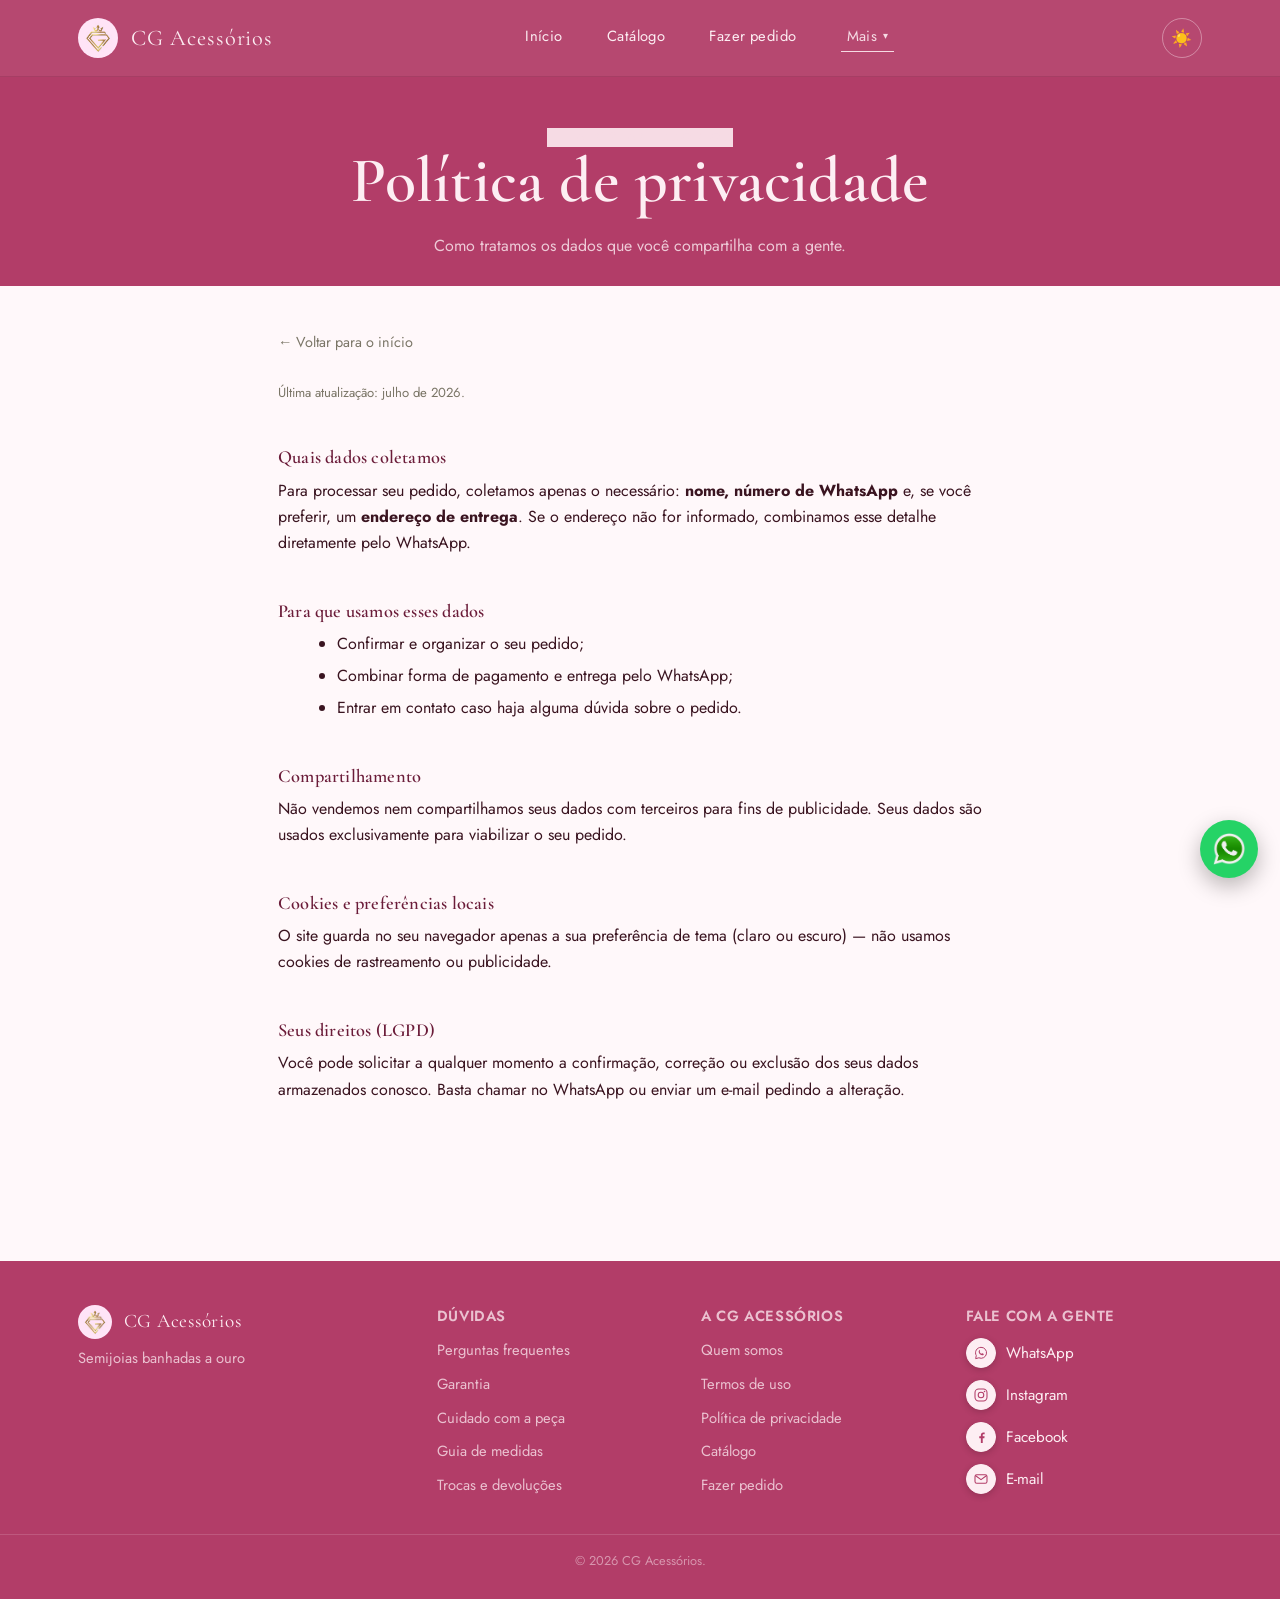
<file: privacidade.html>
<!DOCTYPE html>
<html lang="pt-BR">
<head>
  <meta charset="UTF-8">
  <script>(function(){try{var t=localStorage.getItem("cg-tema");if(t==="dark"||(!t&&window.matchMedia("(prefers-color-scheme: dark)").matches)){document.documentElement.setAttribute("data-theme","dark");}}catch(e){}})();</script>
  <meta name="viewport" content="width=device-width, initial-scale=1.0">
  <title>Política de Privacidade | CG Acessórios</title>
  <meta name="description" content="Saiba como a CG Acessórios trata os dados usados para processar seu pedido.">
  <meta name="robots" content="index, follow">
  <link rel="canonical" href="https://www.cgacessorios.com.br/privacidade.html">
  <link rel="icon" type="image/png" sizes="32x32" href="assets/img/marca/favicon-32.png">
  <link rel="icon" type="image/png" sizes="512x512" href="assets/img/marca/favicon-512.png">
  <link rel="apple-touch-icon" href="assets/img/marca/apple-touch-icon.png">
  <link rel="stylesheet" href="css/tokens.css?v=20260715b">
  <link rel="stylesheet" href="css/base.css?v=20260715b">
  <link rel="stylesheet" href="css/institucional.css?v=20260715b">
</head>
<body>

  <nav class="nav">
    <div class="wrap">
      <a href="index.html" class="brand"><img src="assets/img/marca/logo.jpg" alt="CG Acessórios" class="brand-logo"> CG Acessórios</a>
      <ul class="nav-links" id="nav-links">
        <li><a href="index.html">Início</a></li>
        <li><a href="catalogo.html">Catálogo</a></li>
        <li><a href="pedido.html">Fazer pedido</a></li>
        <li class="nav-dropdown">
          <button type="button" class="nav-dropdown-toggle active" aria-haspopup="true" aria-expanded="false">Mais <span class="nav-caret" aria-hidden="true">&#9662;</span></button>
          <ul class="nav-dropdown-menu">
            <li><a href="faq.html">Perguntas frequentes</a></li>
            <li><a href="garantia.html">Garantia</a></li>
            <li><a href="cuidados.html">Cuidado com a peça</a></li>
            <li><a href="guia-medidas.html">Guia de medidas</a></li>
            <li><a href="trocas-devolucoes.html">Trocas e devoluções</a></li>
            <li class="nav-dropdown-sep" role="separator"></li>
            <li><a href="quem-somos.html">Quem somos</a></li>
            <li><a href="termos.html">Termos de uso</a></li>
            <li><a href="privacidade.html" class="active">Política de privacidade</a></li>
            <li class="nav-dropdown-sep" role="separator"></li>
            <li><a href="gestao.html">Gestão</a></li>
          </ul>
        </li>
      </ul>
      <button class="theme-toggle" id="theme-toggle" type="button" aria-label="Alternar modo claro/escuro"><span class="icon-sol">☀️</span><span class="icon-lua">🌙</span></button>
      <button class="nav-toggle" id="nav-toggle" aria-label="Abrir menu">☰</button>
    </div>
  </nav>

  <header class="institucional-header">
    <div class="wrap">
      <span class="eyebrow on-dark">A CG Acessórios</span>
      <h1>Política de privacidade</h1>
      <p>Como tratamos os dados que você compartilha com a gente.</p>
    </div>
  </header>

  <div class="institucional-wrap">
    <a class="institucional-voltar" href="index.html">← Voltar para o início</a>
    <div class="institucional-corpo">
      <p class="atualizado">Última atualização: julho de 2026.</p>
      <h2>Quais dados coletamos</h2>
      <p>Para processar seu pedido, coletamos apenas o necessário: <strong>nome, número de WhatsApp</strong> e, se você preferir, um <strong>endereço de entrega</strong>. Se o endereço não for informado, combinamos esse detalhe diretamente pelo WhatsApp.</p>
      <h2>Para que usamos esses dados</h2>
      <ul>
        <li>Confirmar e organizar o seu pedido;</li>
        <li>Combinar forma de pagamento e entrega pelo WhatsApp;</li>
        <li>Entrar em contato caso haja alguma dúvida sobre o pedido.</li>
      </ul>
      <h2>Compartilhamento</h2>
      <p>Não vendemos nem compartilhamos seus dados com terceiros para fins de publicidade. Seus dados são usados exclusivamente para viabilizar o seu pedido.</p>
      <h2>Cookies e preferências locais</h2>
      <p>O site guarda no seu navegador apenas a sua preferência de tema (claro ou escuro) — não usamos cookies de rastreamento ou publicidade.</p>
      <h2>Seus direitos (LGPD)</h2>
      <p>Você pode solicitar a qualquer momento a confirmação, correção ou exclusão dos seus dados armazenados conosco. Basta chamar no WhatsApp ou enviar um e-mail pedindo a alteração.</p>

    </div>
  </div>

  <footer class="site-footer">
    <div class="wrap">
      <div class="foot-col">
        <p class="brand" style="color:var(--bone); font-size:1.2rem;"><img src="assets/img/marca/logo.jpg" alt="CG Acessórios" class="brand-logo"> CG Acessórios</p>
        <p>Semijoias banhadas a ouro</p>
      </div>
      <div class="foot-col">
        <p class="foot-col-titulo">Dúvidas</p>
        <ul>
          <li><a href="faq.html">Perguntas frequentes</a></li>
          <li><a href="garantia.html">Garantia</a></li>
          <li><a href="cuidados.html">Cuidado com a peça</a></li>
          <li><a href="guia-medidas.html">Guia de medidas</a></li>
          <li><a href="trocas-devolucoes.html">Trocas e devoluções</a></li>
        </ul>
      </div>
      <div class="foot-col">
        <p class="foot-col-titulo">A CG Acessórios</p>
        <ul>
          <li><a href="quem-somos.html">Quem somos</a></li>
          <li><a href="termos.html">Termos de uso</a></li>
          <li><a href="privacidade.html">Política de privacidade</a></li>
          <li><a href="catalogo.html">Catálogo</a></li>
          <li><a href="pedido.html">Fazer pedido</a></li>
        </ul>
      </div>
      <div class="foot-col">
        <p class="foot-col-titulo">Fale com a gente</p>
        <ul class="foot-contato" id="foot-contato"></ul>
      </div>
    </div>
    <div class="foot-bottom">&copy; 2026 CG Acessórios.</div>
  </footer>

  <script src="js/config.js?v=20260715b"></script>
  <script src="js/tema.js?v=20260715b"></script>
  <script src="js/nav-dropdown.js?v=20260715b"></script>
  <script src="js/social.js?v=20260715b"></script>
</body>
</html>
</file>
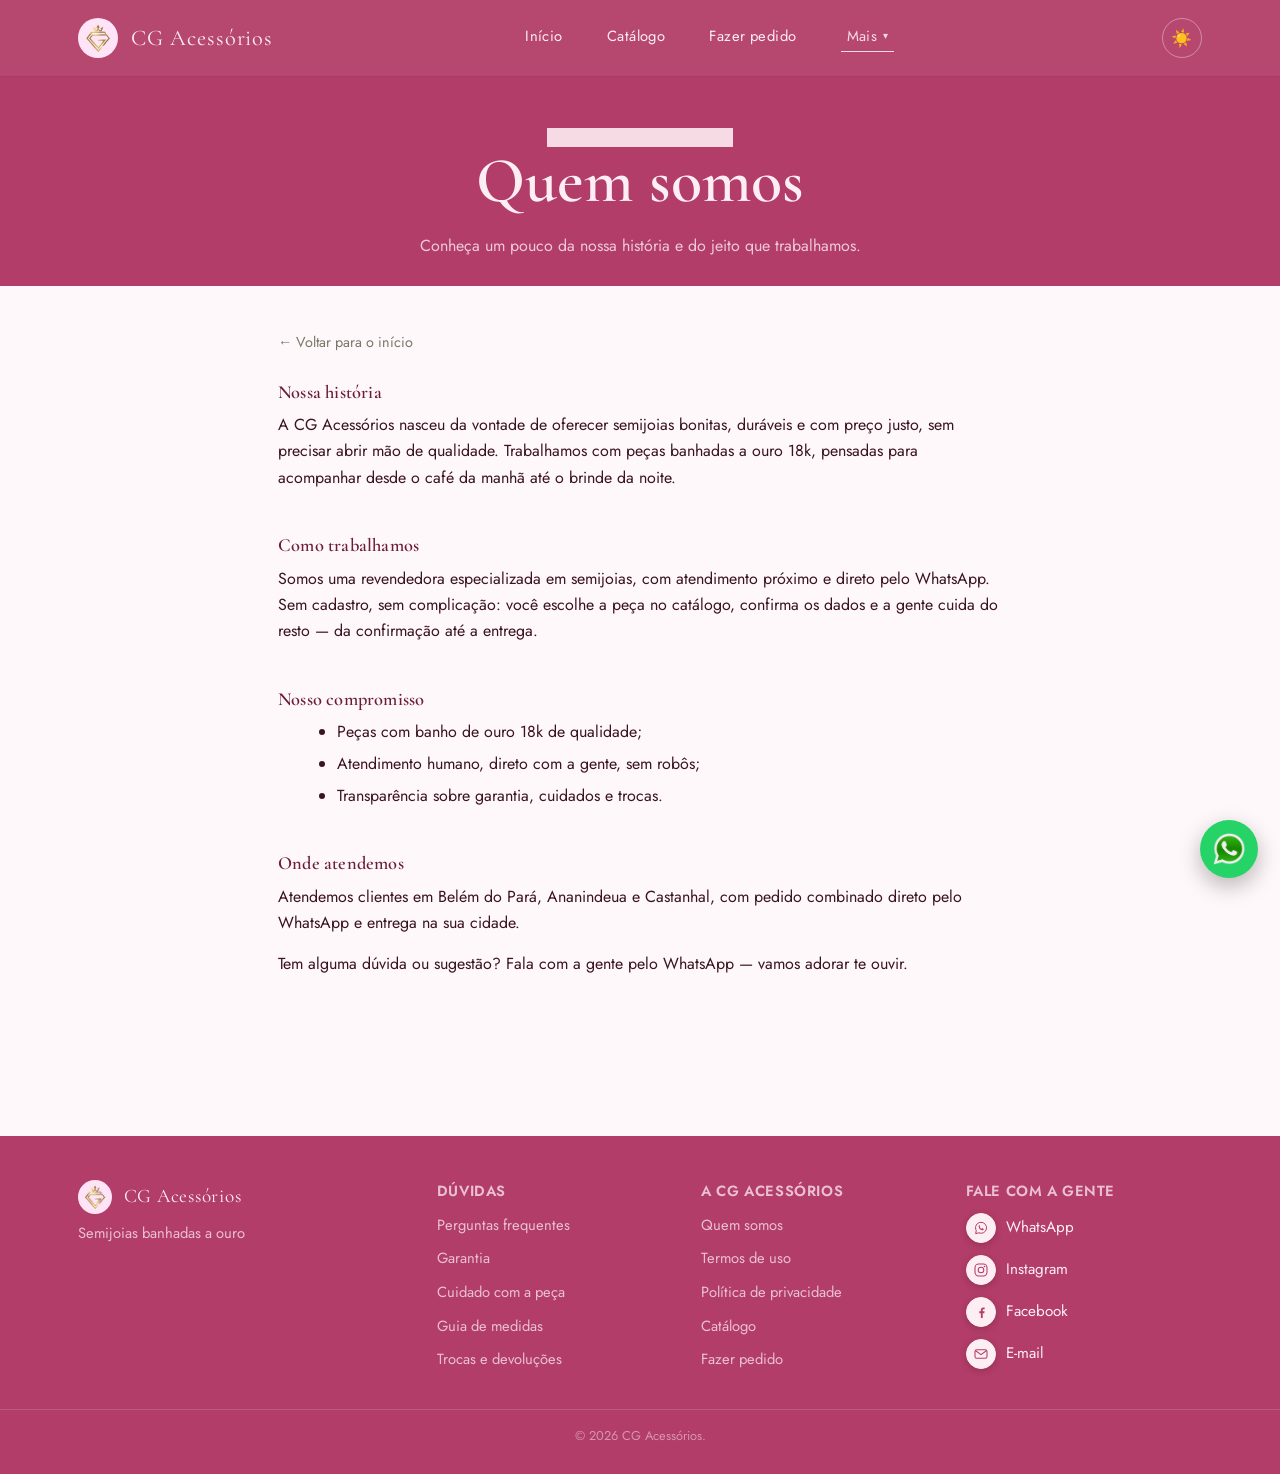
<file: quem-somos.html>
<!DOCTYPE html>
<html lang="pt-BR">
<head>
  <meta charset="UTF-8">
  <script>(function(){try{var t=localStorage.getItem("cg-tema");if(t==="dark"||(!t&&window.matchMedia("(prefers-color-scheme: dark)").matches)){document.documentElement.setAttribute("data-theme","dark");}}catch(e){}})();</script>
  <meta name="viewport" content="width=device-width, initial-scale=1.0">
  <title>Quem Somos | CG Acessórios — Semijoias em Belém, Ananindeua e Castanhal</title>
  <meta name="description" content="Conheça a CG Acessórios: semijoias banhadas a ouro 18k, atendimento direto pelo WhatsApp em Belém do Pará, Ananindeua e Castanhal.">
  <meta name="robots" content="index, follow">
  <link rel="canonical" href="https://www.cgacessorios.com.br/quem-somos.html">
  <link rel="icon" type="image/png" sizes="32x32" href="assets/img/marca/favicon-32.png">
  <link rel="icon" type="image/png" sizes="512x512" href="assets/img/marca/favicon-512.png">
  <link rel="apple-touch-icon" href="assets/img/marca/apple-touch-icon.png">
  <link rel="stylesheet" href="css/tokens.css?v=20260715b">
  <link rel="stylesheet" href="css/base.css?v=20260715b">
  <link rel="stylesheet" href="css/institucional.css?v=20260715b">
</head>
<body>

  <nav class="nav">
    <div class="wrap">
      <a href="index.html" class="brand"><img src="assets/img/marca/logo.jpg" alt="CG Acessórios" class="brand-logo"> CG Acessórios</a>
      <ul class="nav-links" id="nav-links">
        <li><a href="index.html">Início</a></li>
        <li><a href="catalogo.html">Catálogo</a></li>
        <li><a href="pedido.html">Fazer pedido</a></li>
        <li class="nav-dropdown">
          <button type="button" class="nav-dropdown-toggle active" aria-haspopup="true" aria-expanded="false">Mais <span class="nav-caret" aria-hidden="true">&#9662;</span></button>
          <ul class="nav-dropdown-menu">
            <li><a href="faq.html">Perguntas frequentes</a></li>
            <li><a href="garantia.html">Garantia</a></li>
            <li><a href="cuidados.html">Cuidado com a peça</a></li>
            <li><a href="guia-medidas.html">Guia de medidas</a></li>
            <li><a href="trocas-devolucoes.html">Trocas e devoluções</a></li>
            <li class="nav-dropdown-sep" role="separator"></li>
            <li><a href="quem-somos.html" class="active">Quem somos</a></li>
            <li><a href="termos.html">Termos de uso</a></li>
            <li><a href="privacidade.html">Política de privacidade</a></li>
            <li class="nav-dropdown-sep" role="separator"></li>
            <li><a href="gestao.html">Gestão</a></li>
          </ul>
        </li>
      </ul>
      <button class="theme-toggle" id="theme-toggle" type="button" aria-label="Alternar modo claro/escuro"><span class="icon-sol">☀️</span><span class="icon-lua">🌙</span></button>
      <button class="nav-toggle" id="nav-toggle" aria-label="Abrir menu">☰</button>
    </div>
  </nav>

  <header class="institucional-header">
    <div class="wrap">
      <span class="eyebrow on-dark">A CG Acessórios</span>
      <h1>Quem somos</h1>
      <p>Conheça um pouco da nossa história e do jeito que trabalhamos.</p>
    </div>
  </header>

  <div class="institucional-wrap">
    <a class="institucional-voltar" href="index.html">← Voltar para o início</a>
    <div class="institucional-corpo">
      <h2>Nossa história</h2>
      <p>A CG Acessórios nasceu da vontade de oferecer semijoias bonitas, duráveis e com preço justo, sem precisar abrir mão de qualidade. Trabalhamos com peças banhadas a ouro 18k, pensadas para acompanhar desde o café da manhã até o brinde da noite.</p>
      <h2>Como trabalhamos</h2>
      <p>Somos uma revendedora especializada em semijoias, com atendimento próximo e direto pelo WhatsApp. Sem cadastro, sem complicação: você escolhe a peça no catálogo, confirma os dados e a gente cuida do resto — da confirmação até a entrega.</p>
      <h2>Nosso compromisso</h2>
      <ul>
        <li>Peças com banho de ouro 18k de qualidade;</li>
        <li>Atendimento humano, direto com a gente, sem robôs;</li>
        <li>Transparência sobre garantia, cuidados e trocas.</li>
      </ul>
      <h2>Onde atendemos</h2>
      <p>Atendemos clientes em Belém do Pará, Ananindeua e Castanhal, com pedido combinado direto pelo WhatsApp e entrega na sua cidade.</p>
      <p>Tem alguma dúvida ou sugestão? Fala com a gente pelo WhatsApp — vamos adorar te ouvir.</p>

    </div>
  </div>

  <footer class="site-footer">
    <div class="wrap">
      <div class="foot-col">
        <p class="brand" style="color:var(--bone); font-size:1.2rem;"><img src="assets/img/marca/logo.jpg" alt="CG Acessórios" class="brand-logo"> CG Acessórios</p>
        <p>Semijoias banhadas a ouro</p>
      </div>
      <div class="foot-col">
        <p class="foot-col-titulo">Dúvidas</p>
        <ul>
          <li><a href="faq.html">Perguntas frequentes</a></li>
          <li><a href="garantia.html">Garantia</a></li>
          <li><a href="cuidados.html">Cuidado com a peça</a></li>
          <li><a href="guia-medidas.html">Guia de medidas</a></li>
          <li><a href="trocas-devolucoes.html">Trocas e devoluções</a></li>
        </ul>
      </div>
      <div class="foot-col">
        <p class="foot-col-titulo">A CG Acessórios</p>
        <ul>
          <li><a href="quem-somos.html">Quem somos</a></li>
          <li><a href="termos.html">Termos de uso</a></li>
          <li><a href="privacidade.html">Política de privacidade</a></li>
          <li><a href="catalogo.html">Catálogo</a></li>
          <li><a href="pedido.html">Fazer pedido</a></li>
        </ul>
      </div>
      <div class="foot-col">
        <p class="foot-col-titulo">Fale com a gente</p>
        <ul class="foot-contato" id="foot-contato"></ul>
      </div>
    </div>
    <div class="foot-bottom">&copy; 2026 CG Acessórios.</div>
  </footer>

  <script src="js/config.js?v=20260715b"></script>
  <script src="js/tema.js?v=20260715b"></script>
  <script src="js/nav-dropdown.js?v=20260715b"></script>
  <script src="js/social.js?v=20260715b"></script>
</body>
</html>
</file>
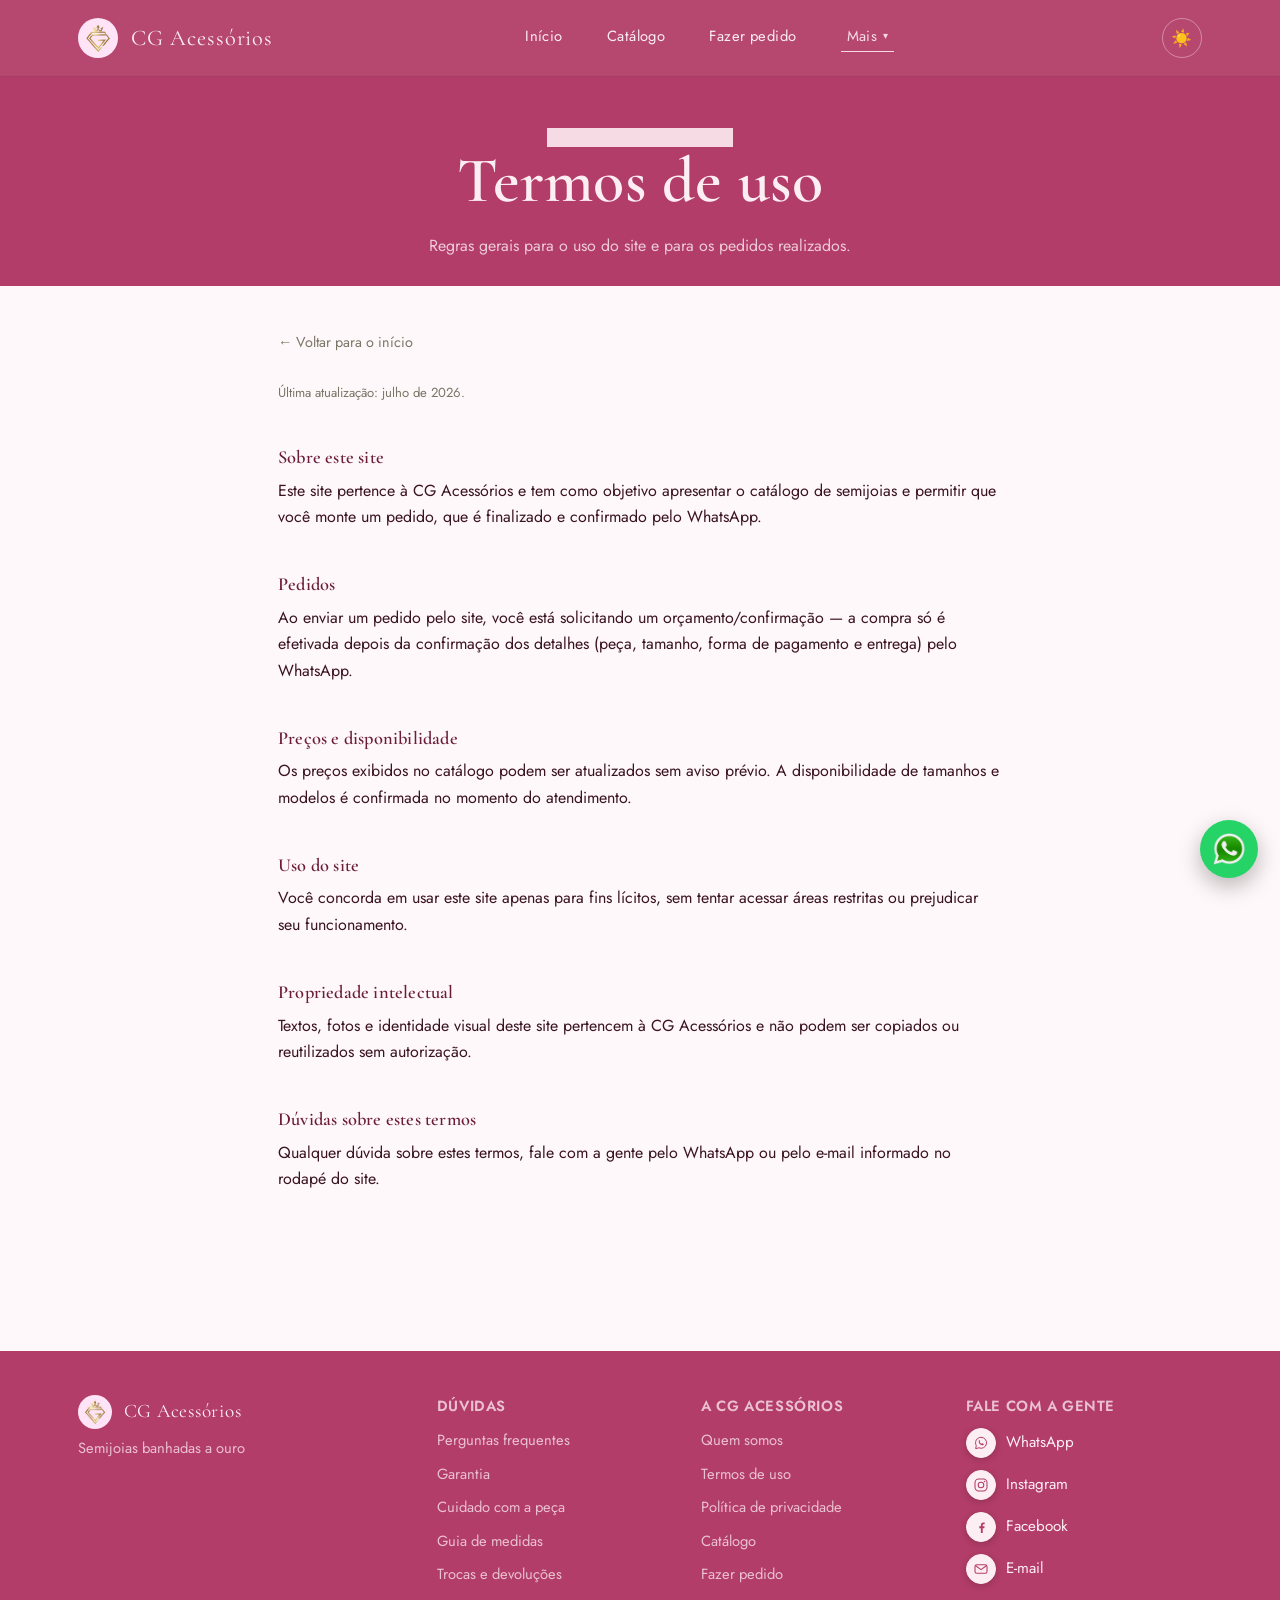
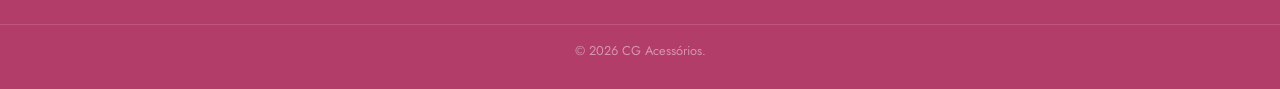
<file: termos.html>
<!DOCTYPE html>
<html lang="pt-BR">
<head>
  <meta charset="UTF-8">
  <script>(function(){try{var t=localStorage.getItem("cg-tema");if(t==="dark"||(!t&&window.matchMedia("(prefers-color-scheme: dark)").matches)){document.documentElement.setAttribute("data-theme","dark");}}catch(e){}})();</script>
  <meta name="viewport" content="width=device-width, initial-scale=1.0">
  <title>Termos de Uso | CG Acessórios</title>
  <meta name="description" content="Termos de uso do site e do atendimento da CG Acessórios.">
  <meta name="robots" content="index, follow">
  <link rel="canonical" href="https://www.cgacessorios.com.br/termos.html">
  <link rel="icon" type="image/png" sizes="32x32" href="assets/img/marca/favicon-32.png">
  <link rel="icon" type="image/png" sizes="512x512" href="assets/img/marca/favicon-512.png">
  <link rel="apple-touch-icon" href="assets/img/marca/apple-touch-icon.png">
  <link rel="stylesheet" href="css/tokens.css?v=20260715b">
  <link rel="stylesheet" href="css/base.css?v=20260715b">
  <link rel="stylesheet" href="css/institucional.css?v=20260715b">
</head>
<body>

  <nav class="nav">
    <div class="wrap">
      <a href="index.html" class="brand"><img src="assets/img/marca/logo.jpg" alt="CG Acessórios" class="brand-logo"> CG Acessórios</a>
      <ul class="nav-links" id="nav-links">
        <li><a href="index.html">Início</a></li>
        <li><a href="catalogo.html">Catálogo</a></li>
        <li><a href="pedido.html">Fazer pedido</a></li>
        <li class="nav-dropdown">
          <button type="button" class="nav-dropdown-toggle active" aria-haspopup="true" aria-expanded="false">Mais <span class="nav-caret" aria-hidden="true">&#9662;</span></button>
          <ul class="nav-dropdown-menu">
            <li><a href="faq.html">Perguntas frequentes</a></li>
            <li><a href="garantia.html">Garantia</a></li>
            <li><a href="cuidados.html">Cuidado com a peça</a></li>
            <li><a href="guia-medidas.html">Guia de medidas</a></li>
            <li><a href="trocas-devolucoes.html">Trocas e devoluções</a></li>
            <li class="nav-dropdown-sep" role="separator"></li>
            <li><a href="quem-somos.html">Quem somos</a></li>
            <li><a href="termos.html" class="active">Termos de uso</a></li>
            <li><a href="privacidade.html">Política de privacidade</a></li>
            <li class="nav-dropdown-sep" role="separator"></li>
            <li><a href="gestao.html">Gestão</a></li>
          </ul>
        </li>
      </ul>
      <button class="theme-toggle" id="theme-toggle" type="button" aria-label="Alternar modo claro/escuro"><span class="icon-sol">☀️</span><span class="icon-lua">🌙</span></button>
      <button class="nav-toggle" id="nav-toggle" aria-label="Abrir menu">☰</button>
    </div>
  </nav>

  <header class="institucional-header">
    <div class="wrap">
      <span class="eyebrow on-dark">A CG Acessórios</span>
      <h1>Termos de uso</h1>
      <p>Regras gerais para o uso do site e para os pedidos realizados.</p>
    </div>
  </header>

  <div class="institucional-wrap">
    <a class="institucional-voltar" href="index.html">← Voltar para o início</a>
    <div class="institucional-corpo">
      <p class="atualizado">Última atualização: julho de 2026.</p>
      <h2>Sobre este site</h2>
      <p>Este site pertence à CG Acessórios e tem como objetivo apresentar o catálogo de semijoias e permitir que você monte um pedido, que é finalizado e confirmado pelo WhatsApp.</p>
      <h2>Pedidos</h2>
      <p>Ao enviar um pedido pelo site, você está solicitando um orçamento/confirmação — a compra só é efetivada depois da confirmação dos detalhes (peça, tamanho, forma de pagamento e entrega) pelo WhatsApp.</p>
      <h2>Preços e disponibilidade</h2>
      <p>Os preços exibidos no catálogo podem ser atualizados sem aviso prévio. A disponibilidade de tamanhos e modelos é confirmada no momento do atendimento.</p>
      <h2>Uso do site</h2>
      <p>Você concorda em usar este site apenas para fins lícitos, sem tentar acessar áreas restritas ou prejudicar seu funcionamento.</p>
      <h2>Propriedade intelectual</h2>
      <p>Textos, fotos e identidade visual deste site pertencem à CG Acessórios e não podem ser copiados ou reutilizados sem autorização.</p>
      <h2>Dúvidas sobre estes termos</h2>
      <p>Qualquer dúvida sobre estes termos, fale com a gente pelo WhatsApp ou pelo e-mail informado no rodapé do site.</p>

    </div>
  </div>

  <footer class="site-footer">
    <div class="wrap">
      <div class="foot-col">
        <p class="brand" style="color:var(--bone); font-size:1.2rem;"><img src="assets/img/marca/logo.jpg" alt="CG Acessórios" class="brand-logo"> CG Acessórios</p>
        <p>Semijoias banhadas a ouro</p>
      </div>
      <div class="foot-col">
        <p class="foot-col-titulo">Dúvidas</p>
        <ul>
          <li><a href="faq.html">Perguntas frequentes</a></li>
          <li><a href="garantia.html">Garantia</a></li>
          <li><a href="cuidados.html">Cuidado com a peça</a></li>
          <li><a href="guia-medidas.html">Guia de medidas</a></li>
          <li><a href="trocas-devolucoes.html">Trocas e devoluções</a></li>
        </ul>
      </div>
      <div class="foot-col">
        <p class="foot-col-titulo">A CG Acessórios</p>
        <ul>
          <li><a href="quem-somos.html">Quem somos</a></li>
          <li><a href="termos.html">Termos de uso</a></li>
          <li><a href="privacidade.html">Política de privacidade</a></li>
          <li><a href="catalogo.html">Catálogo</a></li>
          <li><a href="pedido.html">Fazer pedido</a></li>
        </ul>
      </div>
      <div class="foot-col">
        <p class="foot-col-titulo">Fale com a gente</p>
        <ul class="foot-contato" id="foot-contato"></ul>
      </div>
    </div>
    <div class="foot-bottom">&copy; 2026 CG Acessórios.</div>
  </footer>

  <script src="js/config.js?v=20260715b"></script>
  <script src="js/tema.js?v=20260715b"></script>
  <script src="js/nav-dropdown.js?v=20260715b"></script>
  <script src="js/social.js?v=20260715b"></script>
</body>
</html>
</file>
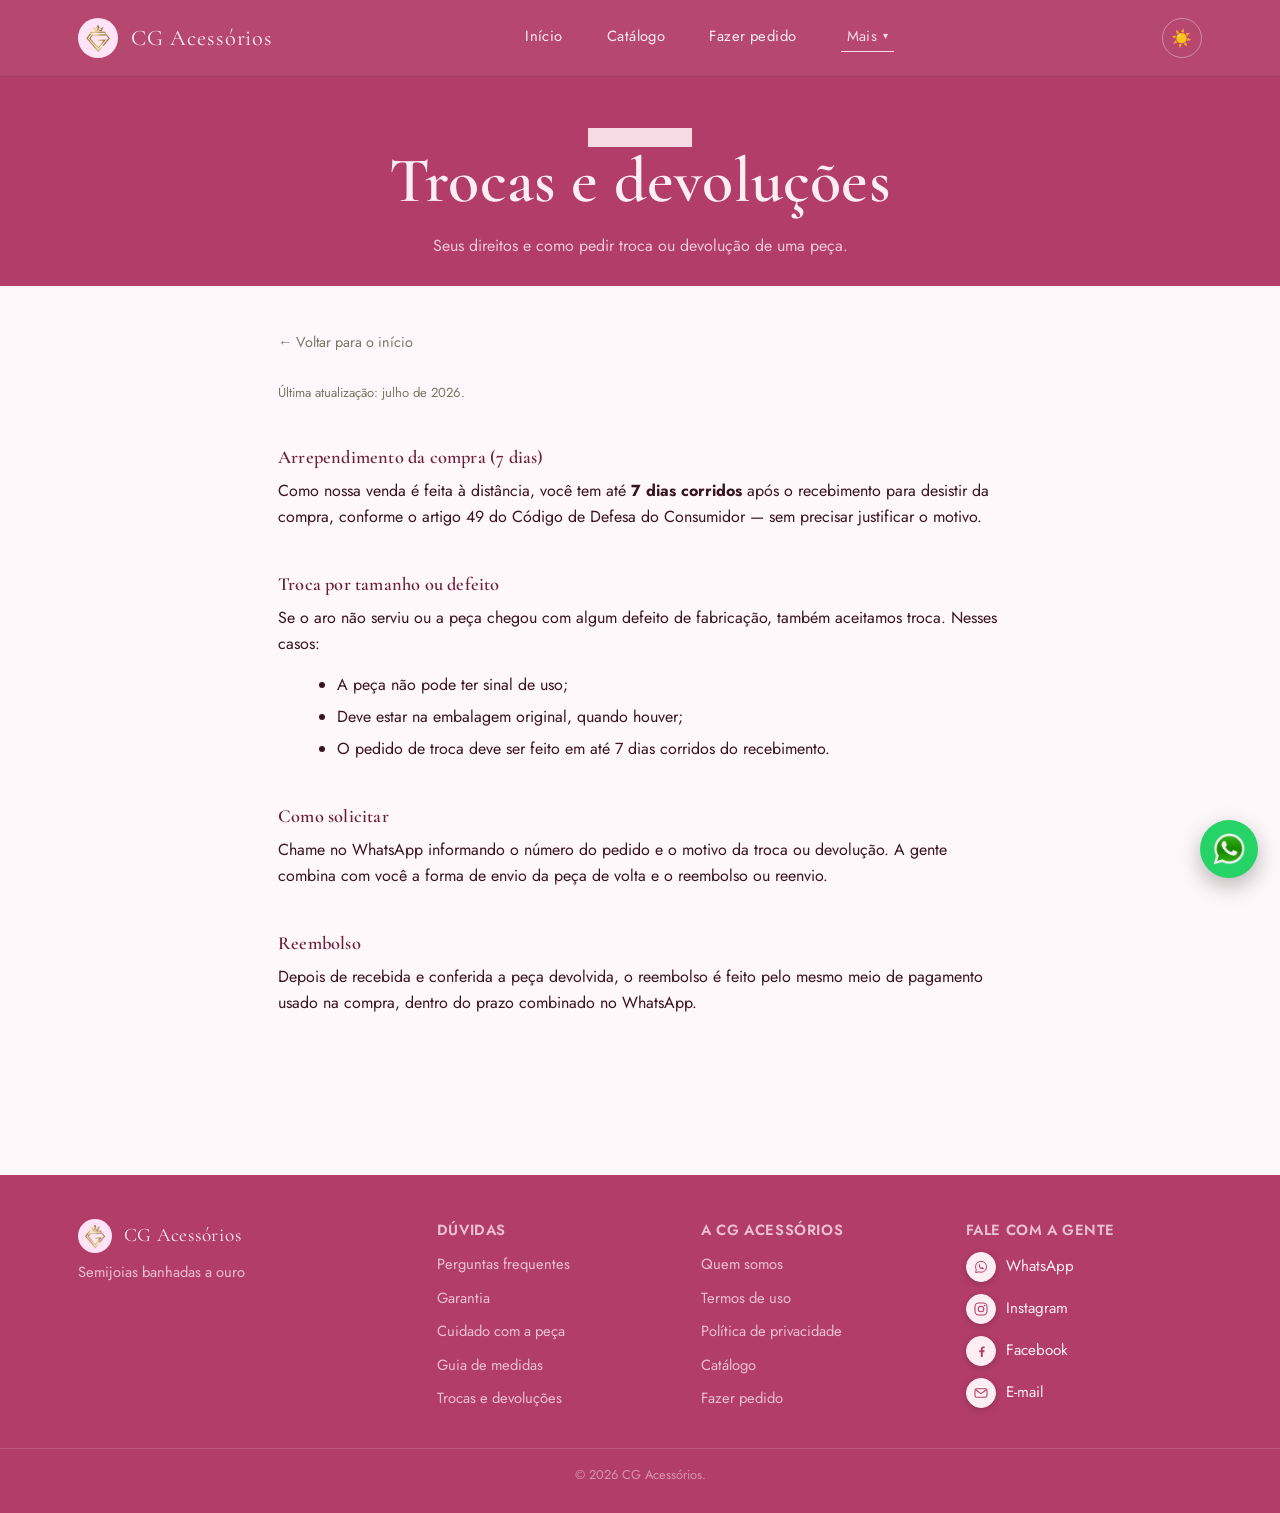
<file: trocas-devolucoes.html>
<!DOCTYPE html>
<html lang="pt-BR">
<head>
  <meta charset="UTF-8">
  <script>(function(){try{var t=localStorage.getItem("cg-tema");if(t==="dark"||(!t&&window.matchMedia("(prefers-color-scheme: dark)").matches)){document.documentElement.setAttribute("data-theme","dark");}}catch(e){}})();</script>
  <meta name="viewport" content="width=device-width, initial-scale=1.0">
  <title>Trocas e Devoluções | CG Acessórios</title>
  <meta name="description" content="Confira a política de trocas e devoluções da CG Acessórios para pedidos em Belém, Ananindeua e Castanhal.">
  <meta name="robots" content="index, follow">
  <link rel="canonical" href="https://www.cgacessorios.com.br/trocas-devolucoes.html">
  <link rel="icon" type="image/png" sizes="32x32" href="assets/img/marca/favicon-32.png">
  <link rel="icon" type="image/png" sizes="512x512" href="assets/img/marca/favicon-512.png">
  <link rel="apple-touch-icon" href="assets/img/marca/apple-touch-icon.png">
  <link rel="stylesheet" href="css/tokens.css?v=20260715b">
  <link rel="stylesheet" href="css/base.css?v=20260715b">
  <link rel="stylesheet" href="css/institucional.css?v=20260715b">
</head>
<body>

  <nav class="nav">
    <div class="wrap">
      <a href="index.html" class="brand"><img src="assets/img/marca/logo.jpg" alt="CG Acessórios" class="brand-logo"> CG Acessórios</a>
      <ul class="nav-links" id="nav-links">
        <li><a href="index.html">Início</a></li>
        <li><a href="catalogo.html">Catálogo</a></li>
        <li><a href="pedido.html">Fazer pedido</a></li>
        <li class="nav-dropdown">
          <button type="button" class="nav-dropdown-toggle active" aria-haspopup="true" aria-expanded="false">Mais <span class="nav-caret" aria-hidden="true">&#9662;</span></button>
          <ul class="nav-dropdown-menu">
            <li><a href="faq.html">Perguntas frequentes</a></li>
            <li><a href="garantia.html">Garantia</a></li>
            <li><a href="cuidados.html">Cuidado com a peça</a></li>
            <li><a href="guia-medidas.html">Guia de medidas</a></li>
            <li><a href="trocas-devolucoes.html" class="active">Trocas e devoluções</a></li>
            <li class="nav-dropdown-sep" role="separator"></li>
            <li><a href="quem-somos.html">Quem somos</a></li>
            <li><a href="termos.html">Termos de uso</a></li>
            <li><a href="privacidade.html">Política de privacidade</a></li>
            <li class="nav-dropdown-sep" role="separator"></li>
            <li><a href="gestao.html">Gestão</a></li>
          </ul>
        </li>
      </ul>
      <button class="theme-toggle" id="theme-toggle" type="button" aria-label="Alternar modo claro/escuro"><span class="icon-sol">☀️</span><span class="icon-lua">🌙</span></button>
      <button class="nav-toggle" id="nav-toggle" aria-label="Abrir menu">☰</button>
    </div>
  </nav>

  <header class="institucional-header">
    <div class="wrap">
      <span class="eyebrow on-dark">Dúvidas</span>
      <h1>Trocas e devoluções</h1>
      <p>Seus direitos e como pedir troca ou devolução de uma peça.</p>
    </div>
  </header>

  <div class="institucional-wrap">
    <a class="institucional-voltar" href="index.html">← Voltar para o início</a>
    <div class="institucional-corpo">
      <p class="atualizado">Última atualização: julho de 2026.</p>
      <h2>Arrependimento da compra (7 dias)</h2>
      <p>Como nossa venda é feita à distância, você tem até <strong>7 dias corridos</strong> após o recebimento para desistir da compra, conforme o artigo 49 do Código de Defesa do Consumidor — sem precisar justificar o motivo.</p>
      <h2>Troca por tamanho ou defeito</h2>
      <p>Se o aro não serviu ou a peça chegou com algum defeito de fabricação, também aceitamos troca. Nesses casos:</p>
      <ul>
        <li>A peça não pode ter sinal de uso;</li>
        <li>Deve estar na embalagem original, quando houver;</li>
        <li>O pedido de troca deve ser feito em até 7 dias corridos do recebimento.</li>
      </ul>
      <h2>Como solicitar</h2>
      <p>Chame no WhatsApp informando o número do pedido e o motivo da troca ou devolução. A gente combina com você a forma de envio da peça de volta e o reembolso ou reenvio.</p>
      <h2>Reembolso</h2>
      <p>Depois de recebida e conferida a peça devolvida, o reembolso é feito pelo mesmo meio de pagamento usado na compra, dentro do prazo combinado no WhatsApp.</p>

    </div>
  </div>

  <footer class="site-footer">
    <div class="wrap">
      <div class="foot-col">
        <p class="brand" style="color:var(--bone); font-size:1.2rem;"><img src="assets/img/marca/logo.jpg" alt="CG Acessórios" class="brand-logo"> CG Acessórios</p>
        <p>Semijoias banhadas a ouro</p>
      </div>
      <div class="foot-col">
        <p class="foot-col-titulo">Dúvidas</p>
        <ul>
          <li><a href="faq.html">Perguntas frequentes</a></li>
          <li><a href="garantia.html">Garantia</a></li>
          <li><a href="cuidados.html">Cuidado com a peça</a></li>
          <li><a href="guia-medidas.html">Guia de medidas</a></li>
          <li><a href="trocas-devolucoes.html">Trocas e devoluções</a></li>
        </ul>
      </div>
      <div class="foot-col">
        <p class="foot-col-titulo">A CG Acessórios</p>
        <ul>
          <li><a href="quem-somos.html">Quem somos</a></li>
          <li><a href="termos.html">Termos de uso</a></li>
          <li><a href="privacidade.html">Política de privacidade</a></li>
          <li><a href="catalogo.html">Catálogo</a></li>
          <li><a href="pedido.html">Fazer pedido</a></li>
        </ul>
      </div>
      <div class="foot-col">
        <p class="foot-col-titulo">Fale com a gente</p>
        <ul class="foot-contato" id="foot-contato"></ul>
      </div>
    </div>
    <div class="foot-bottom">&copy; 2026 CG Acessórios.</div>
  </footer>

  <script src="js/config.js?v=20260715b"></script>
  <script src="js/tema.js?v=20260715b"></script>
  <script src="js/nav-dropdown.js?v=20260715b"></script>
  <script src="js/social.js?v=20260715b"></script>
</body>
</html>
</file>
<file: css/tokens.css>
/*
  TOKENS — Identidade visual
  Conceito: joalheria em tons de rosa e branco, sem dourado. Molduras
  circulares (medalhão) como elemento assinatura, usadas em categorias,
  produtos e retratos de peças ao longo do site.

  Suporta modo claro (padrão) e modo escuro via atributo
  [data-theme="dark"] na tag <html>, alternado pelo botão no menu
  (ver js/tema.js). --velvet, --velvet-2, --velvet-3, --bone e --gold
  ficam praticamente iguais nos dois modos (usados como texto claro
  sobre fundo rosa, no cabeçalho/rodapé/hero) — só as superfícies de
  conteúdo (--page-bg, --surface, --bone-2, --ink, --muted) trocam.
*/

:root {
  /* Cor — marca (fixas nos dois modos: cabeçalho, rodapé, hero) */
  --velvet: #b23d68;       /* superfície primária — rosa mais claro que o vinho antigo */
  --velvet-2: #c04e77;     /* superfície secundária (cards sobre a superfície principal) */
  --velvet-3: #d06590;     /* bordas/hover sobre a superfície principal */
  --bone: #fdeef3;         /* texto/ícone claro sobre a superfície principal */
  --gold: #7a2142;         /* acento (sem dourado) — links, ícones, bordas */
  --gold-light: #f6dbe4;   /* acento claro — hover, destaque sobre a superfície principal */
  --gold-shine: #ffffff;   /* brilho branco — usado só no medalhão, não usar como texto */
  --medallion-gold: #c9a15c;       /* dourado — reservado só pro anel do medalhão/foto de produto */
  --medallion-gold-light: #ecd7a3; /* dourado claro — reservado só pro anel do medalhão/foto de produto */
  --rose: #e07a9a;         /* acento secundário — status, avisos suaves */

  /* Cor — conteúdo (alternam entre modo claro/escuro) */
  --ink: #3a1420;          /* texto principal sobre superfície clara */
  --muted: #7a7566;        /* texto secundário (descrições, legendas) */
  --gold-dim: #6b1c39;     /* acento escuro — texto sobre superfície clara */
  --page-bg: #fff8fa;      /* fundo geral da página — rosa bem fraco, quase branco */
  --surface: #ffffff;      /* fundo de cartões, campos e botões — branco */
  --bone-2: #fdeaf1;       /* superfície secundária — rosa fraco (faixas, hover) */
  --rose-light: #fbe4ec;

  /* Tipografia */
  --font-display: "Cormorant Garamond", "Times New Roman", serif;
  --font-body: "Jost", "Segoe UI", sans-serif;

  /* Escala */
  --step-eyebrow: 0.78rem;
  --step-body: 1rem;
  --step-h3: 1.5rem;
  --step-h2: 2.1rem;
  --step-h1: clamp(2.6rem, 5vw, 4.4rem);

  /* Espaçamento */
  --space-1: 0.5rem;
  --space-2: 1rem;
  --space-3: 1.75rem;
  --space-4: 2.75rem;
  --space-5: 4.5rem;

  /* Forma */
  --radius-s: 6px;
  --radius-m: 14px;
  --line: 1px solid rgba(122, 33, 66, 0.25);
}

/* ---------- Modo escuro ---------- */
[data-theme="dark"] {
  --ink: #f7ebef;
  --muted: #cfa9b6;
  --gold-dim: #eaadc3;
  --page-bg: #24101a;
  --surface: #331722;
  --bone-2: #40202e;
  --rose-light: #4a2130;
}
</file>
<file: css/base.css>
@import url('https://fonts.googleapis.com/css2?family=Cormorant+Garamond:ital,wght@0,400;0,500;0,600;1,500&family=Jost:wght@300;400;500;600&display=swap');

* { box-sizing: border-box; }
html {
  scroll-behavior: smooth;
  scrollbar-width: thin;
  scrollbar-color: var(--medallion-gold) transparent;
}
html::-webkit-scrollbar { width: 9px; height: 9px; }
html::-webkit-scrollbar-track { background: transparent; }
html::-webkit-scrollbar-thumb {
  background: var(--medallion-gold);
  border-radius: 999px;
  border: 2px solid var(--page-bg);
}
html::-webkit-scrollbar-thumb:hover { background: var(--gold-dim); }

body {
  margin: 0;
  background: var(--page-bg);
  color: var(--ink);
  font-family: var(--font-body);
  font-size: var(--step-body);
  line-height: 1.55;
  -webkit-font-smoothing: antialiased;
}

h1, h2, h3 {
  font-family: var(--font-display);
  font-weight: 600;
  margin: 0 0 var(--space-2);
  color: var(--ink);
  letter-spacing: 0.2px;
}

h1 { font-size: var(--step-h1); line-height: 1.05; }
h2 { font-size: var(--step-h2); line-height: 1.15; }
h3 { font-size: var(--step-h3); }

p { margin: 0 0 var(--space-2); }

a { color: inherit; text-decoration: none; }

img { max-width: 100%; display: block; }

.eyebrow {
  display: inline-flex;
  align-items: center;
  gap: 0.6em;
  font-family: var(--font-body);
  font-size: var(--step-eyebrow);
  letter-spacing: 0.24em;
  text-transform: uppercase;
  color: var(--gold-dim);
  font-weight: 500;
}
.eyebrow::before {
  content: "";
  width: 22px;
  height: 1px;
  background: var(--gold-dim);
  display: inline-block;
}
.on-dark.eyebrow,
.on-dark .eyebrow,
.on-dark.eyebrow::before,
.on-dark .eyebrow::before { color: var(--gold-light); background: var(--gold-light); }

.wrap {
  max-width: 1180px;
  margin: 0 auto;
  padding: 0 var(--space-3);
}

/* ---------- Botões ---------- */
.btn {
  display: inline-flex;
  align-items: center;
  justify-content: center;
  gap: 0.5em;
  padding: 0.9em 1.7em;
  border-radius: 999px;
  font-family: var(--font-body);
  font-size: 0.92rem;
  font-weight: 500;
  letter-spacing: 0.03em;
  cursor: pointer;
  border: 1px solid transparent;
  transition: transform 0.15s ease, background 0.2s ease, color 0.2s ease, border-color 0.2s ease;
}
.btn:active { transform: translateY(1px); }

.btn-primary {
  background: var(--gold);
  color: var(--bone);
}
.btn-primary:hover { background: var(--gold-light); color: var(--gold); }

.btn-ghost {
  background: transparent;
  color: var(--bone);
  border-color: rgba(253, 238, 243, 0.5);
}
.btn-ghost:hover { border-color: var(--gold-light); color: var(--gold-light); }

.btn-line {
  background: transparent;
  color: var(--ink);
  border-color: var(--gold-dim);
}
.btn-line:hover { background: var(--velvet); color: var(--bone); border-color: var(--velvet); }

.btn-danger {
  background: transparent;
  color: var(--rose);
  border-color: var(--rose);
}
.btn-danger:hover { background: var(--rose); color: var(--bone); }

/* ---------- Navegação ---------- */
.nav {
  position: sticky;
  top: 0;
  z-index: 40;
  background: rgba(178, 61, 104, 0.94);
  backdrop-filter: blur(6px);
  border-bottom: var(--line);
}
.nav .wrap {
  display: flex;
  align-items: center;
  justify-content: space-between;
  height: 76px;
}
.brand {
  display: flex;
  align-items: center;
  gap: 0.6em;
  font-family: var(--font-display);
  font-size: 1.4rem;
  color: var(--bone);
  letter-spacing: 0.04em;
}
.brand .mark { color: var(--gold); }
.brand-logo {
  width: 40px;
  height: 40px;
  border-radius: 50%;
  object-fit: cover;
  flex-shrink: 0;
}
footer.site-footer .brand-logo { width: 34px; height: 34px; }

.nav-links {
  display: flex;
  gap: var(--space-4);
  list-style: none;
  margin: 0;
  padding: 0;
}
.nav-links a {
  color: var(--bone);
  font-size: 0.92rem;
  letter-spacing: 0.03em;
  padding-bottom: 4px;
  border-bottom: 1px solid transparent;
  transition: border-color 0.2s ease, color 0.2s ease;
}
.nav-links a:hover,
.nav-links a.active { color: var(--gold-light); border-color: var(--gold-light); }

.nav-toggle { display: none; }

/* ---------- Menu suspenso (dropdown) ---------- */
.nav-dropdown { position: relative; }
.nav-dropdown-toggle {
  display: inline-flex;
  align-items: center;
  gap: 0.35em;
  background: none;
  border: none;
  color: var(--bone);
  font-family: inherit;
  font-size: 0.92rem;
  letter-spacing: 0.03em;
  padding-bottom: 4px;
  border-bottom: 1px solid transparent;
  cursor: pointer;
  transition: border-color 0.2s ease, color 0.2s ease;
}
.nav-dropdown-toggle:hover,
.nav-dropdown-toggle.active,
.nav-dropdown.open .nav-dropdown-toggle { color: var(--gold-light); border-color: var(--gold-light); }
.nav-caret { font-size: 0.65em; transition: transform 0.2s ease; }
.nav-dropdown.open .nav-caret { transform: rotate(180deg); }

.nav-dropdown-menu {
  list-style: none;
  margin: 0;
  padding: 0.5em 0;
  position: absolute;
  top: calc(100% + 14px);
  left: 50%;
  min-width: 230px;
  background: var(--velvet);
  border: var(--line);
  border-radius: 10px;
  box-shadow: 0 12px 30px rgba(0, 0, 0, 0.3);
  opacity: 0;
  visibility: hidden;
  transform: translateX(-50%) translateY(-8px);
  transition: opacity 0.18s ease, transform 0.18s ease, visibility 0.18s;
  z-index: 50;
}
.nav-dropdown-menu li { margin: 0; }
.nav-dropdown-menu a {
  display: block;
  padding: 0.55em 1.1em;
  font-size: 0.88rem;
  color: var(--bone);
  border-bottom: none;
  white-space: nowrap;
}
.nav-dropdown-menu a:hover,
.nav-dropdown-menu a.active { color: var(--gold-light); background: rgba(253, 238, 243, 0.08); }
.nav-dropdown-sep { height: 1px; background: rgba(253, 238, 243, 0.15); margin: 0.4em 0.8em; }

@media (min-width: 721px) {
  .nav-dropdown:hover .nav-dropdown-menu,
  .nav-dropdown:focus-within .nav-dropdown-menu,
  .nav-dropdown.open .nav-dropdown-menu {
    opacity: 1;
    visibility: visible;
    transform: translateX(-50%) translateY(0);
  }
}

@media (max-width: 720px) {
  .nav-links {
    position: fixed;
    inset: 76px 0 auto 0;
    background: var(--velvet);
    flex-direction: column;
    align-items: stretch;
    padding: var(--space-3);
    gap: var(--space-2);
    transform: translateY(-130%);
    transition: transform 0.25s ease;
    border-bottom: var(--line);
    max-height: calc(100vh - 76px);
    overflow-y: auto;
  }
  .nav-links.open { transform: translateY(0); }
  .nav-toggle {
    display: inline-flex;
    background: none;
    border: 1px solid rgba(253,238,243,0.4);
    color: var(--bone);
    border-radius: 8px;
    width: 40px;
    height: 40px;
    align-items: center;
    justify-content: center;
    font-size: 1.1rem;
    transition: background 0.2s ease, border-color 0.2s ease, color 0.2s ease;
  }
  .nav-toggle.open {
    background: var(--rose);
    border-color: var(--rose);
    color: var(--velvet);
  }
  .nav-dropdown-toggle { width: 100%; justify-content: space-between; padding: 0.4em 0; }
  .nav-dropdown-menu {
    position: static;
    transform: none;
    opacity: 1;
    visibility: visible;
    min-width: 0;
    background: rgba(0, 0, 0, 0.15);
    border: none;
    box-shadow: none;
    border-radius: 8px;
    max-height: 0;
    padding: 0;
    overflow: hidden;
    transition: max-height 0.25s ease, padding 0.25s ease;
  }
  .nav-dropdown.open .nav-dropdown-menu { max-height: 600px; padding: 0.4em 0; }
}

/* ---------- Medalhão (elemento assinatura) ---------- */
.medallion {
  position: relative;
  border-radius: 50%;
  aspect-ratio: 1;
  padding: 3px;
  background: linear-gradient(135deg, var(--medallion-gold-light), var(--medallion-gold));
  box-shadow: 0 3px 10px rgba(58, 20, 32, 0.18);
}
.medallion .medallion-inner {
  width: 100%;
  height: 100%;
  border-radius: 50%;
  overflow: hidden;
  background: var(--bone-2);
  display: flex;
  align-items: center;
  justify-content: center;
  border: 1px solid var(--bone);
}
.medallion .medallion-inner img,
.medallion .medallion-inner svg {
  width: 100%;
  height: 100%;
  object-fit: cover;
}

/* ---------- Rodapé ---------- */
footer.site-footer {
  background: var(--velvet);
  color: var(--bone);
  padding: var(--space-4) 0 var(--space-3);
  margin-top: var(--space-5);
}
footer.site-footer .wrap {
  display: grid;
  grid-template-columns: 1.4fr 1fr 1fr 1fr;
  gap: var(--space-3);
}
@media (max-width: 860px) {
  footer.site-footer .wrap { grid-template-columns: 1fr 1fr; }
}
@media (max-width: 520px) {
  footer.site-footer .wrap { grid-template-columns: 1fr; }
}
footer.site-footer .foot-col-titulo {
  color: var(--bone);
  font-size: 0.85rem;
  letter-spacing: 0.04em;
  text-transform: uppercase;
  margin-bottom: 0.7em;
  font-weight: 600;
}
footer.site-footer .brand { margin-bottom: var(--space-1); }
footer.site-footer .foot-col p,
footer.site-footer .foot-col a { color: rgba(253,238,243,0.75); font-size: 0.92rem; }
footer.site-footer .foot-col a:hover { color: var(--gold-light); }
footer.site-footer .foot-col ul { list-style: none; margin: 0; padding: 0; }
footer.site-footer .foot-col li { margin-bottom: 0.55em; }
footer.site-footer .foot-contato li {
  margin-bottom: 0.7em;
}
footer.site-footer .foot-contato .rotulo {
  color: var(--bone);
  font-size: 0.95rem;
  font-weight: 400;
  text-decoration: none;
  transition: color 0.2s ease;
  display: inline-flex;
  align-items: center;
  gap: 0.65em;
}
footer.site-footer .foot-contato .rotulo-icone {
  width: 30px;
  height: 30px;
  flex-shrink: 0;
  display: flex;
  align-items: center;
  justify-content: center;
  border-radius: 50%;
  border: 1.5px solid var(--bone);
  color: var(--velvet);
  background: var(--bone);
  box-shadow: 0 2px 6px rgba(58, 20, 32, 0.25);
  transition: background 0.2s ease, color 0.2s ease, border-color 0.2s ease, transform 0.2s ease;
}
footer.site-footer .foot-contato .rotulo-icone svg {
  width: 16px;
  height: 16px;
}
footer.site-footer .foot-contato .rotulo:hover .rotulo-icone {
  background: var(--rose);
  border-color: var(--rose);
  color: var(--velvet);
  transform: scale(1.08);
}
footer.site-footer .foot-contato .rotulo:hover {
  color: var(--gold-light);
  text-decoration: underline;
  text-underline-offset: 3px;
  text-decoration-color: var(--gold-light);
}
footer.site-footer .foot-bottom {
  border-top: 1px solid rgba(253,238,243,0.15);
  margin-top: var(--space-3);
  padding-top: var(--space-2);
  text-align: center;
  font-size: 0.8rem;
  color: rgba(253,238,243,0.5);
}
.icon-insta { width: 20px; height: 20px; }

/* ---------- Alternância modo claro/escuro ---------- */
.theme-toggle {
  display: inline-flex;
  align-items: center;
  justify-content: center;
  width: 40px;
  height: 40px;
  border-radius: 50%;
  border: 1px solid rgba(253, 238, 243, 0.4);
  background: transparent;
  color: var(--bone);
  cursor: pointer;
  font-size: 1.05rem;
  margin-left: var(--space-2);
  transition: border-color 0.2s ease, color 0.2s ease, transform 0.2s ease;
}
.theme-toggle:hover { border-color: var(--gold-light); color: var(--gold-light); }
.theme-toggle:active { transform: scale(0.92); }
.theme-toggle .icon-lua { display: none; }
[data-theme="dark"] .theme-toggle .icon-sol { display: none; }
[data-theme="dark"] .theme-toggle .icon-lua { display: inline; }

/* ---------- Botão flutuante do WhatsApp ---------- */
.whatsapp-float {
  position: fixed;
  right: 22px;
  bottom: 22px;
  width: 58px;
  height: 58px;
  border-radius: 50%;
  background: #25d366;
  display: flex;
  align-items: center;
  justify-content: center;
  box-shadow: 0 8px 22px rgba(0, 0, 0, 0.28);
  z-index: 60;
  transition: transform 0.2s ease, box-shadow 0.2s ease;
}
.whatsapp-float:hover { transform: scale(1.07); box-shadow: 0 10px 26px rgba(0, 0, 0, 0.34); }
.whatsapp-float img { width: 32px; height: 32px; display: block; }
@media (max-width: 720px) {
  .whatsapp-float { right: 16px; bottom: 16px; width: 52px; height: 52px; }
  .whatsapp-float img { width: 28px; height: 28px; }
}

/* ---------- Formulários ---------- */
.field { display: flex; flex-direction: column; gap: 0.4em; margin-bottom: var(--space-2); min-width: 0; }
.field label {
  font-size: 0.82rem;
  letter-spacing: 0.03em;
  color: var(--gold-dim);
  font-weight: 500;
}
.field input,
.field select,
.field textarea {
  font-family: var(--font-body);
  font-size: 1rem;
  padding: 0.85em 1em;
  border-radius: var(--radius-s);
  border: 1px solid var(--bone-2);
  background: var(--surface);
  color: var(--ink);
  outline: none;
  width: 100%;
  min-width: 0;
  max-width: 100%;
  transition: border-color 0.2s ease, box-shadow 0.2s ease;
}
.field input:focus,
.field select:focus,
.field textarea:focus {
  border-color: var(--gold);
  box-shadow: 0 0 0 3px rgba(198, 161, 91, 0.18);
}
.field textarea { resize: vertical; min-height: 90px; }
.field-hint { font-size: 0.78rem; color: var(--muted); }
.field-row { display: grid; grid-template-columns: 1fr 1fr; gap: var(--space-2); min-width: 0; }
.field-row .field { min-width: 0; }
@media (max-width: 600px) { .field-row { grid-template-columns: 1fr; } }

:focus-visible { outline: 2px solid var(--gold); outline-offset: 2px; }

@media (prefers-reduced-motion: reduce) {
  * { animation: none !important; transition: none !important; scroll-behavior: auto !important; }
}
</file>
<file: css/home.css>
.hero {
  background: radial-gradient(ellipse at top right, var(--velvet-3), var(--velvet) 60%);
  color: var(--bone);
  padding: var(--space-5) 0 calc(var(--space-5) + 20px);
  position: relative;
  overflow: hidden;
}
.hero .wrap {
  display: grid;
  grid-template-columns: 1.1fr 0.9fr;
  gap: var(--space-4);
  align-items: center;
}
.hero-copy h1 { color: var(--bone); margin: var(--space-2) 0 var(--space-3); }
.hero-copy p.lead { color: rgba(253,238,243,0.8); max-width: 46ch; font-size: 1.05rem; }
.hero-actions { display: flex; gap: var(--space-2); margin-top: var(--space-3); flex-wrap: wrap; }

.hero-stack {
  position: relative;
  height: 360px;
}
.hero-stack .medallion {
  position: absolute;
  width: 190px;
}
.hero-stack .m1 { top: 0; right: 60px; }
.hero-stack .m2 { top: 120px; right: 210px; width: 150px; }
.hero-stack .m3 { top: 210px; right: 20px; width: 130px; }

@media (max-width: 860px) {
  .hero .wrap { grid-template-columns: 1fr; }
  .hero-stack { height: 260px; margin-top: var(--space-3); }
  .hero-stack .m1 { width: 140px; right: 40%; top: 0; }
  .hero-stack .m2 { width: 110px; right: 10%; top: 90px; }
  .hero-stack .m3 { width: 100px; right: 55%; top: 170px; }
}

/* Destaques do catálogo */
.destaques { padding: var(--space-5) 0; background: var(--bone-2); }
.destaques-head { text-align: center; margin-bottom: var(--space-4); }
.destaques-head .eyebrow { justify-content: center; }
.destaques-head h2 { margin-top: var(--space-1); }

.destaques-grid {
  display: grid;
  grid-template-columns: repeat(3, 1fr);
  gap: var(--space-3);
}
@media (max-width: 760px) {
  .destaques-grid { grid-template-columns: 1fr; max-width: 320px; margin-inline: auto; }
}

.destaque-card {
  background: var(--surface);
  border: 1px solid var(--bone-2);
  border-radius: var(--radius-m);
  padding: var(--space-3);
  text-align: center;
  display: flex;
  flex-direction: column;
  align-items: center;
  transition: border-color 0.2s ease, transform 0.2s ease;
}
.destaque-card:hover { border-color: var(--gold); transform: translateY(-4px); }
.destaque-card .medallion { width: 150px; margin-bottom: var(--space-2); }
.destaque-card h3 { font-size: 1.05rem; margin-bottom: 0.2em; color: var(--ink); }
.destaque-card .destaque-preco { font-family: var(--font-display); font-size: 1.2rem; color: var(--gold-dim); margin: 0; }

/* Categorias */
.categorias { padding: var(--space-5) 0; }
.categorias-head { text-align: center; margin-bottom: var(--space-4); }
.categorias-head .eyebrow { justify-content: center; }
.categorias-head h2 { margin-top: var(--space-1); }

.categoria-grid {
  display: grid;
  grid-template-columns: repeat(4, 1fr);
  gap: var(--space-3);
}
@media (max-width: 760px) { .categoria-grid { grid-template-columns: repeat(2, 1fr); } }

.categoria-card {
  text-align: center;
  padding: var(--space-3) var(--space-2);
  border-radius: var(--radius-m);
  transition: transform 0.2s ease, background 0.2s ease;
}
.categoria-card:hover { background: var(--bone-2); transform: translateY(-4px); }
.categoria-card .medallion { width: 110px; margin: 0 auto var(--space-2); }
.categoria-card h3 { font-size: 1.15rem; margin-bottom: 0.2em; }
.categoria-card p { color: var(--muted); font-size: 0.88rem; margin: 0; }

/* Faixa de confiança */
.faixa {
  background: var(--bone-2);
  padding: var(--space-4) 0;
}
.faixa .wrap {
  display: flex;
  justify-content: space-between;
  flex-wrap: wrap;
  gap: var(--space-3);
  text-align: center;
}
.faixa-item { flex: 1; min-width: 180px; }
.faixa-item h3 { font-size: 1.1rem; color: var(--gold-dim); margin-bottom: 0.2em; }
.faixa-item p { color: var(--muted); font-size: 0.9rem; margin: 0; }

/* CTA final */
.cta-final {
  background: var(--velvet);
  color: var(--bone);
  text-align: center;
  padding: var(--space-5) 0;
}
.cta-final h2 { color: var(--bone); }
.cta-final p { color: rgba(253,238,243,0.75); max-width: 50ch; margin-inline: auto; }
</file>
<file: css/institucional.css>
/* ---------- Cabeçalho simples das páginas institucionais ---------- */
.institucional-header {
  background: var(--velvet);
  color: var(--bone);
  padding: var(--space-4) 0 var(--space-3);
  text-align: center;
}
.institucional-header h1 { color: var(--bone); margin-bottom: 0.3em; }
.institucional-header p { color: rgba(253,238,243,0.8); max-width: 560px; margin: 0 auto; }

.institucional-wrap {
  max-width: 780px;
  margin: 0 auto;
  padding: var(--space-4) var(--space-3) var(--space-5);
}

.institucional-voltar {
  display: inline-flex;
  align-items: center;
  gap: 0.4em;
  font-size: 0.9rem;
  color: var(--muted);
  margin-bottom: var(--space-3);
}
.institucional-voltar:hover { color: var(--gold); }

.institucional-corpo h2 {
  font-size: 1.15rem;
  margin-top: var(--space-4);
  margin-bottom: 0.5em;
  color: var(--gold-dim);
}
.institucional-corpo h2:first-child { margin-top: 0; }
.institucional-corpo p {
  margin-bottom: 0.9em;
  line-height: 1.65;
  color: var(--ink);
}
.institucional-corpo ul,
.institucional-corpo ol {
  margin: 0 0 0.9em 1.2em;
  line-height: 1.65;
}
.institucional-corpo li { margin-bottom: 0.35em; }
.institucional-corpo strong { color: var(--ink); }
.institucional-corpo .atualizado {
  font-size: 0.82rem;
  color: var(--muted);
  margin-bottom: var(--space-3);
}

/* ---------- Perguntas e respostas (FAQ) ---------- */
.faq-item {
  border: 1px solid var(--bone-2);
  border-radius: var(--radius-s);
  margin-bottom: 0.7rem;
  overflow: hidden;
}
.faq-pergunta {
  width: 100%;
  text-align: left;
  background: var(--surface);
  border: none;
  padding: 0.9em 1.1em;
  font-family: var(--font-body);
  font-size: 0.98rem;
  font-weight: 600;
  color: var(--ink);
  cursor: pointer;
  display: flex;
  justify-content: space-between;
  align-items: center;
  gap: 1em;
}
.faq-pergunta .sinal { color: var(--gold); font-size: 1.1rem; flex-shrink: 0; }
.faq-resposta {
  padding: 0 1.1em 1em;
  color: var(--muted);
  line-height: 1.6;
  font-size: 0.92rem;
}
.faq-item:not(.aberto) .faq-resposta { display: none; }
.faq-item.aberto .faq-pergunta .sinal { transform: rotate(45deg); }

/* ---------- Cartões de contato (Fale Conosco) ---------- */
.contato-grid {
  display: grid;
  grid-template-columns: repeat(auto-fit, minmax(200px, 1fr));
  gap: var(--space-2);
  margin-top: var(--space-3);
}
.contato-card {
  border: 1px solid var(--bone-2);
  border-radius: var(--radius-s);
  padding: var(--space-3);
  text-align: center;
  color: var(--ink);
}
.contato-card .icone { font-size: 1.6rem; margin-bottom: 0.4em; display: block; }
.contato-card strong { display: block; margin-bottom: 0.2em; }
.contato-card a { color: var(--gold-dim); font-size: 0.9rem; }
.contato-card a:hover { color: var(--gold); }
</file>
